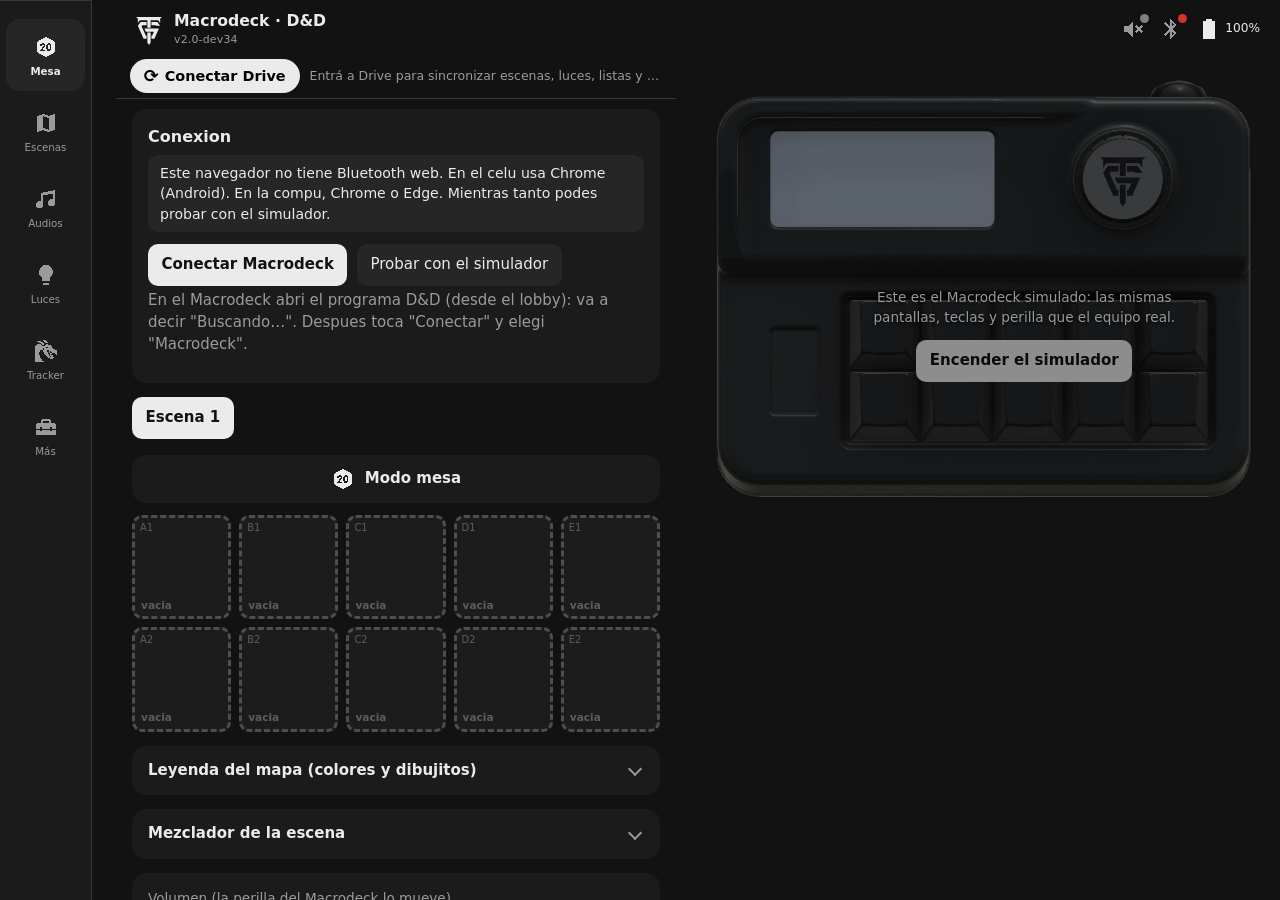
<file: index.html>
<!doctype html>
<html lang="es">
<head>
<meta charset="utf-8">
<meta name="viewport" content="width=device-width,initial-scale=1,viewport-fit=cover">
<meta name="theme-color" content="#121212">
<title>Macrodeck D&amp;D</title>
<link rel="manifest" href="manifest.webmanifest">
<link rel="icon" href="icon-192.png">
<link rel="apple-touch-icon" href="icon-192.png">
<link rel="stylesheet" href="style.css">
</head>
<body>
<div id="app">
  <header class="cab"><h1>Macrodeck · D&amp;D<small id="ver" class="ver"></small></h1><span id="guardadoCab" class="guardado-cab" hidden>⚠ Sin guardar</span><button type="button" id="estadoCab" class="estado" aria-expanded="false" aria-controls="estadoTxt" aria-label="Estado del audio, del Macrodeck, de las luces y de la bateria del celu. Abre el panel."></button></header>
  <div id="estadoTxt" class="estado-txt" hidden></div>
  <main id="vista"></main>
  <aside id="maqueta" aria-label="Macrodeck simulado"></aside>
  <div id="miniPlayer" class="mini" hidden></div>
  <nav class="tabs" id="tabs"></nav>
</div>
<div id="audioGate" hidden><div class="tarjeta"><h2>Listo para jugar</h2><p>El navegador necesita un toque tuyo para poder reproducir sonido.</p><button class="primario" id="gateBtn">Activar audio</button></div></div>
<script src="vendor/jszip.min.js"></script>
<script src="js/version.js"></script>
<script src="js/protocolo.js"></script>
<script src="js/iconos_datos.js"></script>
<script src="js/iconos.js"></script>
<script src="js/sostener.js"></script>
<script src="js/almacen.js"></script>
<script src="js/config.js"></script>
<script src="js/luces_dnd.js"></script>
<script src="js/iconos_ui.js"></script>
<script src="js/tema.js"></script>
<script src="js/audio.js"></script>
<script src="js/diag.js"></script>
<script src="js/vivo.js"></script>
<script src="js/nativo_sim.js"></script>
<script src="js/nativo.js"></script>
<script src="js/red.js"></script>
<script src="js/transporte.js"></script>
<script src="js/celu.js"></script>
<script src="js/simulador.js"></script>
<script src="js/maqueta.js"></script>
<script src="js/demo.js"></script>
<script src="js/drive_config.js"></script>
<script src="js/drive.js"></script>
<script src="js/drive_escenas.js"></script>
<script src="js/ui.js"></script>
<script src="js/drive_ui.js"></script>
<script src="js/disco.js"></script>
<script src="js/audios.js"></script>
<script src="js/audios_motor.js"></script>
<script src="js/ambientes.js"></script>
<script src="js/gestos.js"></script>
<script src="js/audios_ui.js"></script>
<script src="js/selector.js"></script>
<script src="js/sync_todo.js"></script>
<script src="js/huevo.js"></script>
<script src="js/panel_luces.js"></script>
<script src="js/tracker_nucleo.js"></script>
<script src="js/tracker_eventos.js"></script>
<script src="js/tracker_fichas.js"></script>
<script src="js/tracker_motor.js"></script>
<script src="js/tracker_audio.js"></script>
<script src="js/tracker_serie.js"></script>
<script src="js/tracker_ui.js"></script>
<script src="js/it_ui.js"></script>
<script src="js/it_enlace.js"></script>
<script src="js/navegacion.js"></script>
<script src="js/app.js"></script>
</body>
</html>
</file>
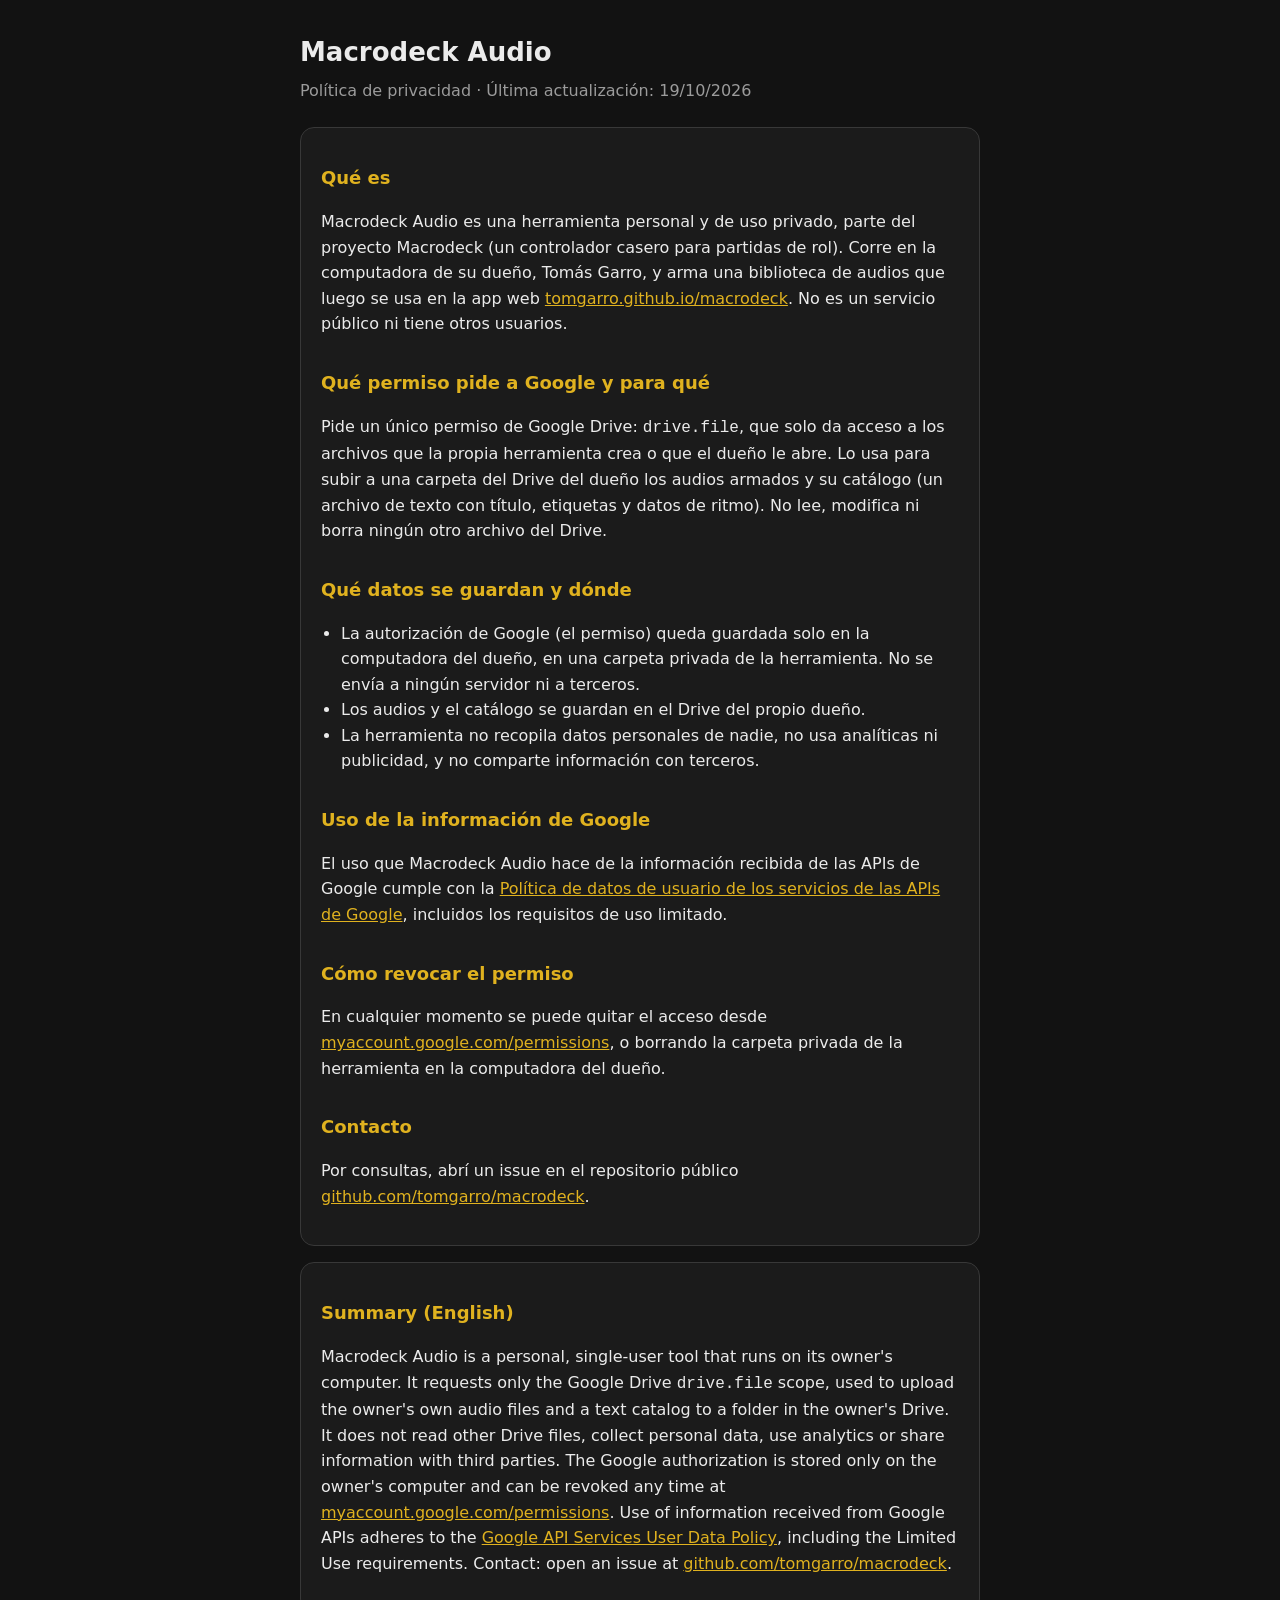
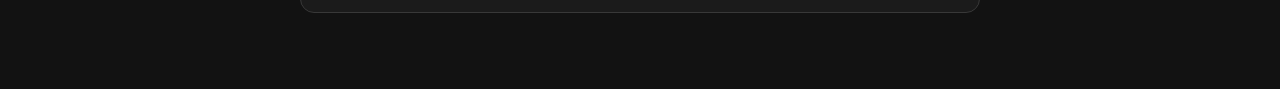
<file: privacidad.html>
<!doctype html>
<html lang="es">
<head>
<meta charset="utf-8">
<meta name="viewport" content="width=device-width, initial-scale=1">
<title>Macrodeck Audio · Política de privacidad</title>
<style>
:root{--bg:#121212;--panel:#1b1b1b;--linea:#383838;--tx:#ebebeb;--tx2:#9b9b9b;--amarillo:#e0b21f}
*{box-sizing:border-box}
body{margin:0;background:var(--bg);color:var(--tx);font:16px/1.6 system-ui,-apple-system,"Segoe UI",Roboto,sans-serif}
main{max-width:720px;margin:0 auto;padding:32px 20px 64px}
h1{font-size:26px;margin:0 0 4px}
h2{font-size:18px;margin:32px 0 8px;color:var(--amarillo)}
p,li{color:var(--tx)}
.sub{color:var(--tx2);margin:0 0 24px}
section{background:var(--panel);border:1px solid var(--linea);border-radius:14px;padding:4px 20px 20px;margin:16px 0}
a{color:var(--amarillo)}
ul{padding-left:20px}
</style>
</head>
<body>
<main>
<h1>Macrodeck Audio</h1>
<p class="sub">Política de privacidad · Última actualización: 19/10/2026</p>

<section>
<h2>Qué es</h2>
<p>Macrodeck Audio es una herramienta personal y de uso privado, parte del proyecto Macrodeck (un controlador casero para partidas de rol). Corre en la computadora de su dueño, Tomás Garro, y arma una biblioteca de audios que luego se usa en la app web <a href="https://tomgarro.github.io/macrodeck/">tomgarro.github.io/macrodeck</a>. No es un servicio público ni tiene otros usuarios.</p>

<h2>Qué permiso pide a Google y para qué</h2>
<p>Pide un único permiso de Google Drive: <code>drive.file</code>, que solo da acceso a los archivos que la propia herramienta crea o que el dueño le abre. Lo usa para subir a una carpeta del Drive del dueño los audios armados y su catálogo (un archivo de texto con título, etiquetas y datos de ritmo). No lee, modifica ni borra ningún otro archivo del Drive.</p>

<h2>Qué datos se guardan y dónde</h2>
<ul>
<li>La autorización de Google (el permiso) queda guardada solo en la computadora del dueño, en una carpeta privada de la herramienta. No se envía a ningún servidor ni a terceros.</li>
<li>Los audios y el catálogo se guardan en el Drive del propio dueño.</li>
<li>La herramienta no recopila datos personales de nadie, no usa analíticas ni publicidad, y no comparte información con terceros.</li>
</ul>

<h2>Uso de la información de Google</h2>
<p>El uso que Macrodeck Audio hace de la información recibida de las APIs de Google cumple con la <a href="https://developers.google.com/terms/api-services-user-data-policy">Política de datos de usuario de los servicios de las APIs de Google</a>, incluidos los requisitos de uso limitado.</p>

<h2>Cómo revocar el permiso</h2>
<p>En cualquier momento se puede quitar el acceso desde <a href="https://myaccount.google.com/permissions">myaccount.google.com/permissions</a>, o borrando la carpeta privada de la herramienta en la computadora del dueño.</p>

<h2>Contacto</h2>
<p>Por consultas, abrí un issue en el repositorio público <a href="https://github.com/tomgarro/macrodeck">github.com/tomgarro/macrodeck</a>.</p>
</section>

<section lang="en">
<h2>Summary (English)</h2>
<p>Macrodeck Audio is a personal, single-user tool that runs on its owner's computer. It requests only the Google Drive <code>drive.file</code> scope, used to upload the owner's own audio files and a text catalog to a folder in the owner's Drive. It does not read other Drive files, collect personal data, use analytics or share information with third parties. The Google authorization is stored only on the owner's computer and can be revoked any time at <a href="https://myaccount.google.com/permissions">myaccount.google.com/permissions</a>. Use of information received from Google APIs adheres to the <a href="https://developers.google.com/terms/api-services-user-data-policy">Google API Services User Data Policy</a>, including the Limited Use requirements. Contact: open an issue at <a href="https://github.com/tomgarro/macrodeck">github.com/tomgarro/macrodeck</a>.</p>
</section>
</main>
</body>
</html>
</file>
<file: style.css>
:root{--bg:#121212;--panel:#1b1b1b;--panel2:#262626;--linea:#383838;--tx:#ebebeb;--tx2:#9b9b9b;--acento:#ebebeb;--sobre-acento:#121212;--amarillo:#e0b21f;--rojo:#d4342c;--blanco:#e6e6e6;--gris:#808080;--ok:#6fbf7b;--peligro-tx:#ff9a92;--led-bg:#3a3123;--led-bg2:#5a4a24;--led-glow:#e0b21f66;--marcado:#ffffff14;--hover:#303030;--peligro-bg:#3a201e;--r:14px}
/* Temas (v1.3-dev12). Se elige en Herramientas > Apariencia y se guarda en ese celu. El tema por defecto es el de :root (grafito). */
:root[data-tema="grafito-amarillo"]{--acento:#e0b21f;--sobre-acento:#1b1407}
:root[data-tema="papel"]{--bg:#e4e4e2;--panel:#f3f3f1;--panel2:#e9e9e7;--linea:#c6c6c3;--tx:#1a1a1a;--tx2:#666;--acento:#1a1a1a;--sobre-acento:#f3f3f1;--amarillo:#b88a00;--rojo:#c0281f;--blanco:#2a2a2a;--gris:#8a8a8a;--ok:#2e7d3c;--peligro-tx:#b3261e;--led-bg:#f0dd9a;--led-bg2:#e8c85a;--led-glow:#b88a0088;--marcado:#00000012;--hover:#dcdcd9;--peligro-bg:#f3d3cf}
*{box-sizing:border-box}
html,body{margin:0;height:100%}
body{background:var(--bg);color:var(--tx);font:15px/1.45 system-ui,-apple-system,"Segoe UI",Roboto,sans-serif;-webkit-tap-highlight-color:transparent}
h1,h2,h3{margin:0 0 .4em;font-weight:600;letter-spacing:0}
h2{font-size:1.2rem}h3{font-size:1rem;color:var(--tx)}
p{margin:.3em 0 .8em}
small,.suave{color:var(--tx2)}
button,select,input,textarea{font:inherit;color:inherit}
button{background:var(--panel2);border:0;border-radius:10px;padding:.55em .9em;cursor:pointer;min-height:42px}
@media (hover:hover){button:hover{background:var(--hover)}}
button:focus-visible,a:focus-visible,summary:focus-visible{outline:2px solid var(--acento);outline-offset:2px}
button.primario{background:var(--acento);color:var(--sobre-acento);font-weight:700}
@media (hover:hover){button.primario:hover{background:var(--acento);filter:brightness(1.12)}}
button.peligro{background:var(--peligro-bg);color:var(--peligro-tx)}
@media (hover:hover){button.peligro:hover{filter:brightness(1.15)}}
button.peligro.seguro{background:var(--rojo);color:#fff}
button:disabled{opacity:.45;cursor:default}
input[type=text],input[type=password],input[type=number],select,textarea{background:var(--bg);border:1px solid transparent;border-radius:10px;padding:.5em .7em;width:100%;min-height:42px}
input[type=text]:focus,input[type=password]:focus,input[type=number]:focus,select:focus,textarea:focus{outline:none;border-color:var(--acento)}
input[type=range]{width:100%;accent-color:var(--acento)}
label{display:block;font-size:.85rem;color:var(--tx2);margin:.7em 0 .2em}
#app{display:flex;flex-direction:column;height:100%;max-width:980px;margin:0 auto}
header.cab{display:flex;align-items:center;gap:.5rem;padding:.6rem 16px .4rem}
header.cab h1 small.ver{display:block;font-size:.68rem;font-weight:400;color:var(--tx2);letter-spacing:.02em}
header.cab h1{font-size:.98rem;margin:0;flex:1;min-width:0;white-space:nowrap;overflow:hidden;text-overflow:ellipsis}
/* estado en la cabecera: iconos con un puntito de color (v1.3-dev13) */
.estado{display:flex;align-items:center;gap:14px;background:none;padding:6px 4px 6px 8px;min-height:0;border-radius:10px}
.ind{position:relative;display:inline-flex;align-items:center;gap:4px;color:var(--tx2)}
.ind svg.ic{width:24px;height:24px;fill:currentColor;display:block}
.ind .pt{position:absolute;top:-3px;right:-4px;width:9px;height:9px;border-radius:50%;background:var(--gris);box-shadow:0 0 0 2px var(--bg)}
.ind.ok .pt{background:var(--ok)}.ind.warn .pt{background:var(--amarillo)}.ind.mal .pt{background:var(--rojo)}
.ind.ok,.ind.warn{color:var(--tx)}
.ind.bat{color:var(--tx);font-size:.76rem;font-variant-numeric:tabular-nums}.ind.bat.bajo{color:var(--peligro-tx)}
.estado-txt{padding:0 16px 8px;font-size:.78rem;color:var(--tx2)}
main{flex:1;overflow-y:auto;padding:10px 16px 24px}
nav.tabs{display:flex;background:var(--panel);padding-bottom:env(safe-area-inset-bottom,0)}
nav.tabs button{min-width:0;flex:1;display:flex;flex-direction:column;align-items:center;justify-content:center;gap:2px;border-radius:0;background:none;min-height:56px;padding:6px 2px;color:var(--tx2);font-size:.7rem}
nav.tabs .tab-ic{position:relative;display:flex;align-items:center;justify-content:center;width:52px;height:28px;border-radius:14px;transition:background .15s}
nav.tabs svg.ic{width:24px;height:24px;fill:currentColor}
nav.tabs button.on{color:var(--tx);font-weight:600}
nav.tabs button.on .tab-ic{background:var(--panel2)}
nav.tabs .bd{position:absolute;top:-2px;right:6px;min-width:16px;height:16px;padding:0 4px;border-radius:8px;background:var(--acento);color:var(--sobre-acento);font-size:.62rem;line-height:16px;text-align:center}
.tarjeta{background:var(--panel);border:0;border-radius:var(--r);padding:16px;margin:0 0 14px}
.fila{display:flex;gap:.6rem;flex-wrap:wrap;align-items:center}
.fila>*{min-width:0}
.fila .crece{flex:1}
.cols{display:grid;grid-template-columns:repeat(auto-fit,minmax(260px,1fr));gap:14px}
/* rejilla de 10 teclas */
.rejilla{display:grid;grid-template-columns:repeat(5,1fr);gap:8px}
.t{position:relative;aspect-ratio:1/1.05;border-radius:10px;background:var(--panel2);border:3px solid var(--mc,var(--gris));display:flex;flex-direction:column;align-items:flex-start;justify-content:flex-end;padding:5px 6px;text-align:left;overflow:hidden;min-height:0;user-select:none;touch-action:manipulation}
.t .id{position:absolute;top:3px;left:5px;font-size:.62rem;color:var(--tx2)}
.t canvas{position:absolute;top:4px;right:4px;width:34%;height:auto;image-rendering:pixelated;opacity:.9}
.t .nom{font-size:.66rem;line-height:1.1;overflow-wrap:break-word;font-weight:600}
.t .nom.larga{font-size:.58rem}
.t canvas.gl,.t canvas.dk{position:absolute;top:21px;right:auto;height:auto;opacity:1}
.t canvas.gl{left:6px}.t canvas.dk{left:30px}
.t.mamarillo{--mc:var(--amarillo)}.t.mrojo{--mc:var(--rojo)}.t.mblanco{--mc:var(--blanco)}.t.mgris{--mc:var(--gris);border-style:dotted}
.t.duck::after{content:'';position:absolute;inset:2px;border:2px solid var(--mc);border-radius:7px;pointer-events:none}
.leyenda summary{cursor:pointer;font-weight:600}
.leyenda .ley{display:flex;gap:10px;align-items:center;margin:8px 0;font-size:.85rem}
.duck-badge{font-size:.8rem;font-weight:700;color:var(--sobre-acento);background:var(--acento);border-radius:6px;padding:2px 8px}
.chk{display:flex;align-items:center;gap:8px;margin-top:14px}.chk input{width:auto}
.t.vacia{opacity:.55;border-style:dashed}
.t.sel{outline:3px solid var(--tx);outline-offset:2px}
.t[data-led="1"]{background:var(--led-bg);box-shadow:inset 0 0 14px var(--led-glow)}
.t[data-led="2"]{animation:resp 2s ease-in-out infinite}
.t[data-led="3"]{background:var(--led-bg2);box-shadow:inset 0 0 18px var(--led-glow)}
.t[data-led="4"]{animation:dob .5s steps(1) infinite}
.t[data-led="5"]{background:var(--led-bg);box-shadow:none;opacity:.7}
@keyframes resp{0%,100%{background:var(--panel2);box-shadow:none}50%{background:var(--led-bg);box-shadow:inset 0 0 14px var(--led-glow)}}
@keyframes dob{0%{background:var(--led-bg2)}25%{background:var(--panel2)}50%{background:var(--led-bg2)}75%,100%{background:var(--panel2)}}
.escenas{display:flex;gap:6px;overflow-x:auto;padding-bottom:6px;margin-bottom:10px}
.escenas button{white-space:nowrap}
.escenas button.on{background:var(--acento);color:var(--sobre-acento);border-color:var(--acento);font-weight:700}
.sonando{min-height:1.4em;color:var(--acento);font-size:.9rem}
.avisos li{color:#ffb86b;font-size:.85rem}
.icos{display:grid;grid-template-columns:repeat(auto-fill,minmax(46px,1fr));gap:6px;max-height:210px;overflow:auto;padding:4px}
.icos button{padding:2px;min-height:0;aspect-ratio:1;background:var(--bg)}
.icos canvas{width:100%;height:100%;image-rendering:pixelated}
.lista-s{display:flex;flex-direction:column;gap:8px}
.s{display:flex;gap:8px;align-items:center;background:var(--panel2);border:0;border-radius:10px;padding:8px}
.etq{flex:none;font-size:.64rem;font-weight:700;letter-spacing:.04em;padding:3px 7px;border-radius:6px;background:var(--bg);color:var(--tx2)}
.etq.loop{background:var(--amarillo);color:#1b1407}
.s input[type=text]{min-height:36px}
.s .peq{width:90px}
dialog{background:var(--panel);color:var(--tx);border:0;border-radius:var(--r);max-width:min(560px,92vw);box-shadow:0 12px 44px #000a}
dialog::backdrop{background:#000a}
pre.cod{background:#0b0b0b;color:#cfe8cf;padding:10px;border-radius:8px;max-height:200px;overflow:auto;font-size:.72rem}
.prev{image-rendering:pixelated;background:#fff;border:1px solid var(--linea);border-radius:6px}
#audioGate{position:fixed;inset:0;background:#000c;display:flex;align-items:center;justify-content:center;z-index:50;padding:20px}
#audioGate .tarjeta{max-width:380px;text-align:center}
.aviso{padding:8px 12px;background:var(--panel2);border-radius:10px;font-size:.88rem}
kbd{background:var(--panel2);border-radius:4px;padding:0 .35em;font-size:.8rem}
/* simulador */
.sim{display:flex;flex-direction:column;gap:10px;align-items:center}
.sim-pantallas{display:flex;gap:12px;flex-wrap:wrap;justify-content:center;align-items:flex-start}
.sim-oled{width:128px;height:256px;image-rendering:pixelated;border:6px solid #000;border-radius:8px;background:#05080a}
.sim-epaper{width:min(100%,592px);max-width:592px;aspect-ratio:296/128;image-rendering:pixelated;border:6px solid #2c2c2c;border-radius:6px;background:#f1efe6}
.sim-teclas{display:grid;grid-template-columns:repeat(5,1fr);gap:8px;width:min(100%,420px)}
.sim-tecla{position:relative;aspect-ratio:1;border-radius:10px;background:#2b2b2b;border:2px solid #555;padding:0;display:flex;align-items:flex-end;justify-content:center;touch-action:none;user-select:none}
.sim-tecla.abajo{transform:translateY(2px);background:#1f1f1f}
.sim-n{font-size:.7rem;color:#aaa;position:absolute;top:3px;left:5px}
.sim-led{width:10px;height:10px;border-radius:50%;background:#2a1d07;margin-bottom:8px;box-shadow:0 0 0 1px #000}
.sim-tecla[data-led="1"] .sim-led{background:#ffb347;box-shadow:0 0 12px 3px #ffb347aa}
.sim-tecla[data-led="2"] .sim-led{animation:ledr 2s ease-in-out infinite}
.sim-tecla[data-led="3"] .sim-led{background:#fff2c0;box-shadow:0 0 16px 5px #ffd24acc}
.sim-tecla[data-led="4"] .sim-led{animation:ledd .5s steps(1) infinite}
.sim-tecla[data-led="5"] .sim-led{background:#8a5a1c;box-shadow:0 0 6px 1px #8a5a1c88}
@keyframes ledr{0%,100%{background:#2a1d07;box-shadow:none}50%{background:#ffb347;box-shadow:0 0 12px 3px #ffb347aa}}
@keyframes ledd{0%{background:#fff2c0}25%{background:#2a1d07}50%{background:#fff2c0}75%,100%{background:#2a1d07}}
.sim-pie{display:flex;gap:12px;flex-wrap:wrap;align-items:center;justify-content:center;width:100%}
.sim-pie label{margin:0;display:flex;gap:8px;align-items:center}
.sim-ayuda{font-size:.8rem;color:var(--tx2);margin:0}
[hidden]{display:none!important}

.icos button.on{outline:2px solid var(--acento);outline-offset:-2px}
.mini{background:var(--panel2);padding:8px 16px;display:flex;flex-direction:column;gap:6px}
.mini[hidden]{display:none}
.mini-fila{display:flex;gap:10px;align-items:center}
.mini-nombre{flex:1;min-width:0;white-space:nowrap;overflow:hidden;text-overflow:ellipsis}
.mini button{min-width:46px}
/* v1.3-dev9: ventana para elegir sonidos (selector.js) */
dialog.selector{width:min(560px,94vw);max-height:90vh;padding:0;overflow:hidden}
dialog.selector[open]{display:flex;flex-direction:column}
.sel-cab{padding:14px 16px 10px}
.sel-cuerpo{overflow:auto;padding:6px 14px;flex:1;min-height:180px;overscroll-behavior:contain}
.sel-pie{padding:10px 14px;background:var(--panel2);display:flex;gap:8px;align-items:center}
.sel-grupo{margin:6px 0}
.sel-gfila{display:flex;gap:6px;align-items:stretch}
.sel-gcab{flex:1;display:flex;text-align:left;font-weight:600;color:var(--tx);background:var(--panel2)}
.sel-todos{padding:.4em .7em;font-size:.82rem}
.sel-fila{display:flex;align-items:center;gap:8px;padding:2px 4px;border-radius:8px}
.sel-fila:nth-child(even){background:var(--marcado)}
.sel-fila[hidden]{display:none}
.sel-fila label{display:flex;flex:1;align-items:center;gap:10px;margin:0;padding:8px 4px;color:var(--tx);font-size:.95rem;cursor:pointer}
.sel-fila.marcado,.sel-fila:nth-child(even).marcado{background:var(--hover)}
.sel-fila input[type=checkbox],.sel-fila input[type=radio]{width:22px;height:22px;min-height:0;flex:none;accent-color:var(--acento)}
.sel-fila button{min-height:38px;padding:.3em .8em}
.sel-pie .crece,.sel-fila .crece{flex:1;min-width:0}
.sel-como{padding:8px 14px;background:var(--panel2);display:flex;flex-wrap:wrap;gap:4px 14px;align-items:center;font-size:.9rem}
.sel-como label{display:flex;align-items:center;gap:6px;margin:0;color:var(--tx);cursor:pointer}
.sel-como input[type=radio]{width:20px;height:20px;min-height:0;accent-color:var(--acento)}

/* v1.3-dev11: selector de iconos con categorias y sugerencias */
.chips{display:flex;gap:6px;overflow-x:auto;padding:4px 0 8px;scrollbar-width:thin}
.chip{flex:none;padding:4px 11px;min-height:0;font-size:12px;border-radius:14px;white-space:nowrap}
.chip.on{background:var(--acento);color:var(--sobre-acento);border-color:var(--acento);font-weight:700}
.icos.sug{padding-bottom:8px}

/* v1.3-dev12: logo TG en la cabecera y tarjeta de apariencia */
header.cab .logo{width:34px;height:34px;flex:none;fill:var(--tx)}
#audioGate .logo{width:72px;height:72px;fill:var(--tx);display:block;margin:0 auto 8px}
.temas{display:flex;gap:10px;flex-wrap:wrap}
.tema-op{display:flex;flex-direction:column;align-items:center;gap:6px;padding:8px 10px;min-width:96px;font-size:.8rem}
.tema-op.on{box-shadow:0 0 0 2px var(--acento) inset}
.tema-op .mu{width:64px;height:40px;border-radius:6px;border:1px solid #888;display:flex;align-items:flex-end;gap:3px;padding:4px}
.tema-op .mu i{flex:1;height:60%;border-radius:2px;display:block}

/* separacion entre la rejilla de teclas y lo que viene abajo (Leyenda del mapa) */
.rejilla + *{margin-top:14px}

/* v1.3-dev13: tarjetas planas (sin bordes: se separan por tono y espacio), acordeon de Herramientas y leyenda plegable */
.leyenda{padding:0}
.leyenda summary{list-style:none;display:flex;align-items:center;gap:10px;cursor:pointer;font-weight:600;padding:14px 16px}
.leyenda summary::-webkit-details-marker{display:none}
.leyenda summary::after{content:'';width:8px;height:8px;border-right:2px solid var(--tx2);border-bottom:2px solid var(--tx2);transform:rotate(45deg);margin:-3px 4px 0 auto;transition:transform .15s}
.leyenda[open] summary::after{transform:rotate(225deg);margin-top:3px}
.leyenda>.ley{margin:0;padding:6px 16px}
.leyenda>.ley:last-child{padding-bottom:16px}
.acordeon{display:flex;flex-direction:column;gap:8px}
.acor{background:var(--panel);border-radius:var(--r);overflow:hidden}
.acor-cab{display:flex;align-items:center;gap:12px;width:100%;min-height:54px;padding:10px 16px;background:none;border-radius:0;text-align:left;font-weight:600}
@media (hover:hover){.acor-cab:hover{background:var(--panel2)}}
.acor-ic{width:22px;height:22px;flex:none;fill:var(--tx2)}
.acor-tit{flex:0 1 auto;min-width:0;white-space:nowrap;overflow:hidden;text-overflow:ellipsis}
.acor-res{flex:1;min-width:0;text-align:right;font-weight:400;font-size:.82rem;color:var(--tx2);white-space:nowrap;overflow:hidden;text-overflow:ellipsis}
.acor-flecha{width:22px;height:22px;flex:none;fill:var(--tx2);transition:transform .15s;margin-left:auto}
.acor-res + .acor-flecha{margin-left:0}
.acor.abierto .acor-flecha{transform:rotate(180deg)}
.acor-cuerpo{padding:2px 16px 16px}
/* 1.3-dev16: luces de D&D */
.ic-luz{width:20px;height:20px;fill:var(--amarillo);flex:none}
.look-muestra{flex:none;width:26px;height:26px;border-radius:50%;background:var(--lc,var(--panel2));box-shadow:inset 0 0 0 1px #00000055,0 0 10px -2px var(--lc,transparent)}
.look-muestra.ef-nada{background:transparent;box-shadow:inset 0 0 0 1px var(--linea)}
.look-muestra.ef-apagado{background:#000;box-shadow:inset 0 0 0 1px var(--linea)}
.look-muestra.ef-fuego,.look-muestra.ef-vela{animation:md-fuego 1.1s infinite alternate}
.look-muestra.ef-respirar,.look-muestra.ef-magia{animation:md-resp 2.4s infinite ease-in-out}
.look-muestra.ef-latido{animation:md-latido 1.1s infinite}
.look-muestra.ef-parpadeo{animation:md-parp 1s infinite steps(1)}
.look-muestra.ef-relampago,.look-muestra.ef-tormenta{animation:md-rayo 3s infinite}
@keyframes md-fuego{0%{opacity:1}35%{opacity:.7}60%{opacity:.95}100%{opacity:.6}}
@keyframes md-resp{0%,100%{opacity:.35}50%{opacity:1}}
@keyframes md-latido{0%{opacity:1}15%{opacity:.4}28%{opacity:.9}45%,100%{opacity:.3}}
@keyframes md-parp{0%{opacity:1}50%{opacity:.1}}
@keyframes md-rayo{0%,100%{opacity:.35}3%{opacity:1;filter:brightness(2)}6%{opacity:.2}9%{opacity:1;filter:brightness(2)}14%{opacity:.4}}
@media (prefers-reduced-motion:reduce){.look-muestra{animation:none!important}}
.luz-fila+.luz-fila{border-top:1px solid var(--linea);margin-top:10px;padding-top:4px}
.luz-fila .seg{display:flex;align-items:center;gap:4px}.luz-fila .seg input{width:72px}
.look-fila{display:flex;align-items:center;gap:10px;padding:8px 0;border-bottom:1px solid var(--linea)}
.look-fila.sel{border-bottom:0}
.look-fila small{display:block}
.look-fila button{min-width:44px}
input[type=color]{width:100%;min-height:42px;border:0;border-radius:10px;background:var(--bg);padding:4px;cursor:pointer}
/* v1.3-dev18: barra Guardar de los editores (pegada abajo mientras se edita) y aviso de "sin guardar" en la cabecera */
.barra-guardar{position:sticky;bottom:0;z-index:5;display:flex;flex-wrap:wrap;gap:.6rem;align-items:center;margin-top:14px;padding:10px 0;background:var(--panel);border-top:1px solid var(--linea)}
.barra-guardar .js-guardado{font-size:.84rem}
.barra-guardar .js-guardado.mal{color:var(--peligro-tx);font-weight:700}
.barra-guardar .nota-guardar{flex-basis:100%;font-size:.8rem}
.guardado-cab{font-size:.74rem;font-weight:700;color:var(--peligro-tx);background:var(--peligro-bg);border-radius:8px;padding:3px 8px;margin-right:8px;white-space:nowrap}

/* ===== 1.3-dev22: version de ESCRITORIO (pantalla ancha): editor a la izquierda y Macrodeck simulado a la derecha, sobre la foto del equipo ===== */
#maqueta{display:none}
@media (min-width:1100px){
  /* v1.3-dev35: escritorio en columnas: riel de pestanas a la izquierda | pantalla | Macrodeck (foto) a la derecha */
  #app{max-width:1640px;display:grid;grid-template-columns:92px minmax(0,1fr) minmax(500px,580px);grid-template-rows:auto auto auto minmax(0,1fr) auto;
    grid-template-areas:"tabs cab cab" "tabs est est" "tabs sync maq" "tabs vista maq" "tabs mini maq";column-gap:24px}
  header.cab{grid-area:cab} #estadoTxt{grid-area:est} .barra-sync{grid-area:sync} main{grid-area:vista} #miniPlayer{grid-area:mini} nav.tabs{grid-area:tabs}
  #maqueta{grid-area:maq;display:block;overflow-y:auto;padding:14px 16px 24px 0}
  nav.tabs{flex-direction:column;justify-content:flex-start;align-items:stretch;gap:4px;padding:18px 6px;border-top:0;border-right:1px solid var(--linea);background:var(--panel)}
  nav.tabs button{flex:none;max-width:none;min-height:72px;border-radius:var(--r)}
  nav.tabs button.on{background:var(--panel2)}
  nav.tabs button.on .tab-ic{background:none}
  .esc-2col{display:grid;grid-template-columns:290px minmax(0,1fr);gap:22px;align-items:start}
  .esc-lista{position:sticky;top:0;max-height:calc(100vh - 160px);overflow-y:auto;padding-right:6px}
  .esc-lista .escenas{flex-direction:column;overflow:visible;gap:4px}
  .esc-lista .escenas button{width:100%;text-align:left;background:none;padding:.6em .8em}
  .esc-lista .escenas button.on{background:var(--panel2);color:var(--tx);font-weight:700}
  .esc-lista .esc-acciones{margin-top:10px}
  .esc-ed .tarjeta:first-child{margin-top:0}
}
.maq-foto,.sim.maqueta .cuerpo{position:relative;width:100%;aspect-ratio:1047/816;background:url(macrodeck.webp) center/100% 100% no-repeat}
.maq-foto{filter:saturate(.6) brightness(.6)}
.maq-vacia{position:absolute;left:26%;top:50%;width:63%;display:flex;flex-direction:column;gap:12px;align-items:center;text-align:center;filter:none}
.maq-vacia p{margin:0;font-size:.85rem;color:#fff;text-shadow:0 1px 4px #000}
.sim:not(.maqueta) .cuerpo{display:contents}
.sim:not(.maqueta) .sim-knob,.sim:not(.maqueta) .sim-ver{display:none}
.sim.maqueta{gap:12px}
.sim.maqueta .sim-pantallas{display:contents}
.sim.maqueta .sim-epaper{position:absolute;left:12.4%;top:14.3%;width:39.9%;height:22.1%;max-width:none;aspect-ratio:auto;border:0;border-radius:1.4%;box-shadow:inset 0 0 0 1px #0004}
.sim.maqueta .sim-oled{position:absolute;left:13.6%;top:59.4%;width:6.3%;height:18.9%;border:0;border-radius:3px;background:#05080a;box-shadow:0 0 0 2px #0008}
.sim.maqueta .sim-teclas{position:absolute;left:26.6%;top:52.7%;width:63.4%;height:32.4%;display:grid;grid-template-columns:repeat(5,1fr);grid-template-rows:repeat(2,1fr);gap:1.2% .9%}
.sim.maqueta .sim-tecla{aspect-ratio:auto;width:auto;height:auto;background:transparent;border:0;border-radius:7%;cursor:pointer;transition:box-shadow .15s,transform .05s}
.sim.maqueta .sim-tecla:hover{box-shadow:inset 0 0 0 2px #ffffff22}
.sim.maqueta .sim-tecla.abajo{transform:translateY(2px);background:#0006}
.sim.maqueta .sim-tecla .sim-n,.sim.maqueta .sim-tecla .sim-led{display:none}
/* luz calida de cada tecla (los mismos niveles que el LED real: 1 prendida, 2 respira, 3 a pleno, 4 parpadea) */
.sim.maqueta .sim-tecla[data-led="1"]{box-shadow:0 0 18px 5px #ffa33aaa,inset 0 0 20px 5px #ffb047bb}
.sim.maqueta .sim-tecla[data-led="2"]{animation:maqr 2s ease-in-out infinite}
.sim.maqueta .sim-tecla[data-led="3"]{box-shadow:0 0 28px 10px #ffb347ee,inset 0 0 28px 9px #ffe2a3dd}
.sim.maqueta .sim-tecla[data-led="4"]{animation:maqd .5s steps(1) infinite}
.sim.maqueta .sim-tecla[data-led="5"]{box-shadow:0 0 8px 2px #ffa33a66,inset 0 0 8px 2px #ffb04755}
@keyframes maqr{0%,100%{box-shadow:none}50%{box-shadow:0 0 18px 5px #ffa33aaa,inset 0 0 20px 5px #ffb047bb}}
@keyframes maqd{0%{box-shadow:0 0 28px 10px #ffb347ee,inset 0 0 28px 9px #ffe2a3dd}50%,100%{box-shadow:none}}
.sim.maqueta .sim-home{position:absolute;left:80%;top:3.2%;width:9.8%;height:4.4%;min-height:0;padding:0;font-size:0;background:transparent;border:0;border-radius:40% 40% 10% 10%;cursor:pointer}
.sim.maqueta .sim-home:hover{box-shadow:inset 0 0 0 2px #ffffff44}
.sim.maqueta .sim-home:active{background:#0007}
.sim-knob{position:absolute;left:66.2%;top:14.1%;width:17.6%;height:22.5%;border-radius:50%;cursor:grab;touch-action:none}
.sim-knob:hover{box-shadow:0 0 0 2px #ffffff22}
.sim-knob:active{cursor:grabbing}
.sim-knob-marca{position:absolute;left:50%;top:6%;width:3%;height:16%;margin-left:-1.5%;background:#f1c24a;border-radius:2px;transform-origin:50% 275%;transform:rotate(var(--ang,0deg));box-shadow:0 0 6px #f1c24a99;pointer-events:none}
.sim-ver{position:absolute;right:5%;bottom:3.5%;font-size:.6rem;color:#8a8f94;letter-spacing:.04em}
.sim.maqueta .sim-perilla{display:none}
.sim.maqueta .sim-perilla,.sim.maqueta label:has(.sim-perilla){display:none}
.sim.maqueta .sim-ayuda{font-size:.75rem}

/* ---- Pestana Audios (1.3-dev23) ---- */
.au-cab{display:flex;align-items:center;gap:10px}.au-cab h2{margin:0}.au-cuenta{margin-left:auto;font-size:.8rem}
.au-act{min-height:36px;padding:.2em .7em;font-size:1.1rem}
.au-buscar{width:100%;margin-top:8px;background:var(--panel);border:1px solid var(--linea);border-radius:var(--r);padding:.6em .9em;min-height:44px;color:var(--tx);font:inherit}
.au-buscar:focus{outline:2px solid var(--amarillo);outline-offset:1px}
.au-ayuda{font-size:.78rem;margin:6px 0 0}
.au-facetas{display:flex;flex-direction:column;gap:6px;margin-top:8px}
.au-fila{display:flex;align-items:center;gap:8px;min-width:0}
.au-fila>b{flex:0 0 56px;font-size:.68rem;font-weight:500;color:var(--tx2);text-transform:uppercase;letter-spacing:.06em}
.au-chips{display:flex;gap:6px;overflow-x:auto;padding:2px 0 4px;scrollbar-width:none;min-width:0}.au-chips::-webkit-scrollbar{display:none}
.au-chip{flex:0 0 auto;display:flex;align-items:center;gap:6px;min-height:34px;border:1px solid var(--linea);background:var(--panel);color:var(--tx);border-radius:999px;padding:.25em .8em;font-size:.82rem}
.au-chip i{width:9px;height:9px;border-radius:50%;display:block}.au-chip small{opacity:.6}
.au-chip[aria-pressed=true]{background:var(--acento);color:var(--sobre-acento);border-color:var(--acento)}
.au-limpiar{background:none;color:var(--amarillo);min-height:34px;padding:.2em 0;margin-top:2px}
.au-bajada{margin-top:8px}
.au-bj-fila{display:flex;flex-wrap:wrap;align-items:center;gap:8px;background:var(--panel);border-radius:var(--r);padding:8px 10px}
.au-bj-txt{display:flex;flex-direction:column;min-width:0;flex:1 1 160px;font-size:.85rem}.au-bj-txt span{font-size:.75rem;overflow:hidden;text-overflow:ellipsis;white-space:nowrap}
.au-prog{height:4px;background:var(--linea);border-radius:2px;overflow:hidden;margin-top:6px}.au-prog i{display:block;height:100%;background:var(--amarillo)}
.au-lista{display:flex;flex-direction:column;gap:8px;margin-top:10px;padding-bottom:12px}
.au-vacio{text-align:center;color:var(--tx2);padding:28px 8px}
.au-card{display:grid;grid-template-columns:60px minmax(0,1fr) auto;gap:12px;align-items:center;background:var(--panel);border:1px solid var(--linea);border-radius:var(--r);padding:8px 10px 8px 8px}
.au-card.suena{border-color:var(--amarillo)}.au-card.nobaj .au-car{opacity:.75}
.au-car{display:block;border-radius:8px;overflow:hidden;flex:none}
.au-info{min-width:0}.au-info h3{margin:0;font-size:.92rem;font-weight:600;overflow:hidden;text-overflow:ellipsis;white-space:nowrap}
.au-meta{font-size:.76rem;color:var(--tx2);margin-top:2px;white-space:nowrap;overflow:hidden;text-overflow:ellipsis}
.au-tags{display:flex;gap:5px;margin-top:5px;flex-wrap:wrap}.au-tag{font-size:.66rem;font-family:ui-monospace,Consolas,monospace;color:var(--tx2);border:1px solid var(--linea);border-radius:5px;padding:1px 5px}
.au-acc{display:flex;flex-direction:column;gap:4px;align-items:center}
.au-acc button{width:42px;height:42px;min-height:0;padding:0;border-radius:50%;display:grid;place-items:center;font-size:.72rem}
.au-acc .au-play{background:var(--acento);color:var(--sobre-acento)}
.au-dur{font-size:.66rem;font-family:ui-monospace,Consolas,monospace;color:var(--tx2)}
.au-barra{background:var(--panel2);border-top:1px solid var(--linea);padding:8px 14px 6px;display:flex;flex-direction:column;gap:6px}
.au-barra[hidden]{display:none!important}
.au-l1{display:flex;align-items:center;gap:10px}.au-t{min-width:0;flex:1}.au-t b{display:block;font-size:.88rem;white-space:nowrap;overflow:hidden;text-overflow:ellipsis}
.au-sub{display:block;font-size:.74rem;color:var(--tx2);white-space:nowrap;overflow:hidden;text-overflow:ellipsis}
.au-ctl{display:flex;gap:6px}.au-ctl button,.au-l2 button{min-height:38px;min-width:38px;padding:0 10px;background:var(--panel);border:1px solid var(--linea);border-radius:10px;display:inline-grid;place-items:center}
.au-seek{margin:0}.au-l2{display:flex;align-items:center;gap:8px;font-size:.74rem;color:var(--tx2)}.au-esp{flex:1}.au-tm{font-family:ui-monospace,Consolas,monospace}
.au-e{font-family:ui-monospace,Consolas,monospace;color:var(--tx);min-width:26px;text-align:center}

/* ---- Audios: listas, cola, reproductor completo, modo mesa (1.3-dev24 a dev26) ---- */
nav.tabs .tab-ic{width:44px}nav.tabs .tab-n{max-width:100%;overflow:hidden;text-overflow:ellipsis;white-space:nowrap;font-size:.64rem}
.au-ic{display:inline-flex;align-items:center;justify-content:center;line-height:0}
.au-act{display:inline-grid;place-items:center}
.au-sub-nav{display:flex;gap:6px;margin:10px 0 2px;overflow-x:auto;scrollbar-width:none}.au-sub-nav::-webkit-scrollbar{display:none}
.au-sub-nav button{flex:1 0 auto;min-height:38px;border-radius:999px;background:var(--panel);border:1px solid var(--linea);color:var(--tx);font-size:.82rem;padding:.2em .9em}
.au-sub-nav button.on{background:var(--acento);color:var(--sobre-acento);border-color:var(--acento);font-weight:600}
.au-herr{display:flex;gap:8px;flex-wrap:wrap;margin-top:8px}.au-herr:empty{display:none}
.au-pill-b{min-height:36px;border-radius:999px;background:var(--panel2);border:1px solid var(--linea);color:var(--tx);padding:.2em 1em;font-size:.8rem}
.au-car img{display:block;width:100%;height:100%;object-fit:cover}.au-car{background:var(--panel2)}
.au-mos{display:grid;grid-template-columns:1fr 1fr;border-radius:12px;overflow:hidden;background:var(--panel2);flex:none}.au-mos.vacio{border:2px dashed var(--linea)}
.au-mos .au-car{border-radius:0;width:100%!important;height:100%!important}.au-mos .au-car.vacio{background:var(--panel)}
.au-tag.amb{border-color:var(--cian,#4cc9c0);color:var(--cian,#4cc9c0)}.au-tag.rec{border-color:var(--amarillo);color:var(--amarillo)}
.au-card.sel{border-color:var(--amarillo)}
.au-check{width:26px;height:26px;border-radius:50%;border:2px solid var(--linea);display:grid;place-items:center}.au-check.on{background:var(--amarillo);border-color:var(--amarillo);color:#1b1407}
.au-acc{min-width:64px}.au-mini{display:flex;gap:0}.au-acc .au-mini button{width:32px;height:32px;background:none;border:0;border-radius:50%;color:var(--tx2)}.au-acc .au-mini button.fav{color:var(--amarillo)}
#auSelBarra{position:sticky;top:0;z-index:6}#auSelBarra:empty{display:none}
.au-selbarra{margin:10px -2px 0;background:var(--panel2);border:1px solid var(--linea);border-radius:var(--r);padding:10px;display:flex;flex-direction:column;gap:8px;box-shadow:0 6px 18px #0008}
.au-fila2{display:flex;align-items:center;gap:8px;min-width:0}.au-fila2 .crece{min-width:0}
.au-fila3{display:flex;gap:6px}.au-fila3 button{flex:1;min-height:44px}
.au-gran-b{min-height:48px;border-radius:24px;font-weight:700;width:100%}
.au-link{background:none;color:var(--amarillo);min-height:36px;padding:.2em .4em;font-size:.82rem}
.au-sw{display:flex;align-items:center;gap:10px;margin:0;font-size:.88rem}.au-sw.chico{font-size:.8rem}.au-sw input{width:22px;height:22px;flex:none;accent-color:var(--amarillo)}
.au-sec{font-size:.78rem;color:var(--tx2);margin:16px 0 6px;text-transform:uppercase;letter-spacing:.05em}
.au-corta{white-space:nowrap;overflow:hidden;text-overflow:ellipsis;min-width:0}
.au-caja{background:var(--panel);border:1px solid var(--linea);border-radius:var(--r);padding:10px 12px;display:flex;flex-direction:column;gap:10px;margin:10px 0}
.au-fila2.sep{border-top:1px solid var(--linea);padding-top:10px}
.au-opts{display:flex;gap:6px}.au-opts button{min-height:32px;padding:.1em .8em;border-radius:999px;background:var(--panel2);border:1px solid var(--linea);color:var(--tx);font-size:.8rem}.au-opts button.on{background:var(--amarillo);color:#1b1407;border-color:var(--amarillo);font-weight:700}
.au-chico{min-height:34px;min-width:34px;padding:.1em .8em;border-radius:999px;background:var(--panel2);border:1px solid var(--linea);color:var(--tx);font-size:.85rem}
.au-pill{font-size:.7rem;border:1px solid var(--amarillo);color:var(--amarillo);border-radius:10px;padding:2px 8px}
.au-redondo{width:52px;height:52px;min-height:0;padding:0;border-radius:50%;display:grid;place-items:center}
/* mini-reproductor */
.au-abrir{display:flex;align-items:center;gap:10px;flex:1;min-width:0;background:none;border:0;padding:0;text-align:left;color:inherit;min-height:44px}
.au-t{display:flex;flex-direction:column;min-width:0}.au-cv{display:block;width:44px;height:44px;flex:none}
.au-prog.fina{height:3px;margin-top:0}
.au-ctl .au-pp{background:var(--acento);color:var(--sobre-acento);border-radius:50%;width:44px;height:44px;padding:0}
/* ventanitas */
.au-toast{position:fixed;left:50%;bottom:calc(88px + env(safe-area-inset-bottom,0px));transform:translate(-50%,20px);background:var(--panel2);color:var(--tx);border:1px solid var(--linea);border-radius:999px;padding:.6em 1.2em;font-size:.85rem;z-index:90;opacity:0;pointer-events:none;transition:.2s;max-width:90vw;text-align:center;box-shadow:0 6px 20px #000a}.au-toast.on{opacity:1;transform:translate(-50%,0)}
.au-fondo{position:fixed;inset:0;background:#000a;z-index:80;display:flex;align-items:flex-end;justify-content:center}
.au-hoja{width:100%;max-width:520px;background:var(--panel2);border-radius:18px 18px 0 0;padding:12px 14px calc(14px + env(safe-area-inset-bottom,0px));max-height:80vh;overflow:auto;display:flex;flex-direction:column;gap:2px}
.au-hoja-t{font-weight:700;padding:6px 6px 10px;font-size:.95rem;white-space:nowrap;overflow:hidden;text-overflow:ellipsis}
.au-hoja-b{text-align:left;background:none;border:0;border-radius:10px;min-height:48px;padding:.5em 10px;font-size:.95rem;color:var(--tx)}.au-hoja-b:hover{background:var(--hover)}.au-hoja-b.peligro{color:var(--peligro-tx)}.au-hoja-b.cancelar{color:var(--tx2);margin-top:4px;border-top:1px solid var(--linea);border-radius:0}
/* pantallas completas */
.au-ov{position:fixed;inset:0;z-index:60;background:var(--bg);color:var(--tx);overflow-y:auto;padding:env(safe-area-inset-top,0) 0 env(safe-area-inset-bottom,0)}
.au-ov-cab{display:flex;align-items:center;gap:8px;padding:10px 12px}.au-ov-tit{flex:1;text-align:center;font-size:.85rem;font-weight:600;min-width:0;white-space:nowrap;overflow:hidden;text-overflow:ellipsis}.au-ov-tit.izq{text-align:left;font-size:1.05rem}
.au-ov-cuerpo{max-width:520px;margin:0 auto;padding:4px 18px 28px;display:flex;flex-direction:column;gap:14px}
.au-ib{background:none;border:0;color:var(--tx);min-width:44px;min-height:44px;padding:0;display:inline-grid;place-items:center;border-radius:50%;position:relative}.au-ib.on{color:var(--amarillo)}.au-ib.fav{color:var(--amarillo)}
.au-uno{position:absolute;right:8px;bottom:6px;font-size:.6rem;font-weight:700}
.au-gran{display:grid;place-items:center}.au-gran .au-car{width:min(300px,78vw)!important;height:min(300px,78vw)!important;border-radius:16px}
.au-pl-tit{display:flex;align-items:center;gap:10px}.au-pl-tit h2{margin:0;font-size:1.3rem}.au-pl-tit .suave{font-size:.8rem;margin-top:3px}
.au-seek{width:100%;margin:0;accent-color:var(--amarillo)}.au-tt{display:flex;justify-content:space-between;font-family:ui-monospace,Consolas,monospace;font-size:.72rem;color:var(--tx2);margin-top:4px}
.au-ctrls{display:flex;align-items:center;justify-content:space-between}
.au-gordo{width:68px;height:68px;border-radius:50%;background:var(--acento);color:var(--sobre-acento);display:grid;place-items:center;padding:0;min-height:0}
/* modo mesa */
.au-mesa-ahora{display:flex;gap:14px;align-items:center;background:var(--panel);border:1px solid var(--linea);border-radius:16px;padding:12px}.au-mesa-ahora h2{margin:0;font-size:1.05rem}
.au-mesa-fila{display:flex;gap:10px}.au-mesa-fila .au-mesa-b{flex:1}
.au-mesa-grid{display:grid;grid-template-columns:1fr 1fr;gap:10px}
.au-mesa-b{min-height:80px;border-radius:18px;background:var(--panel2);border:1px solid var(--linea);color:var(--tx);display:flex;flex-direction:column;align-items:center;justify-content:center;gap:2px;padding:8px}.au-mesa-b b{font-size:1.1rem}.au-mesa-b small{font-size:.7rem;opacity:.75;font-weight:400}
.au-mesa-b.amarillo{background:var(--amarillo);color:#1b1407;border:0;min-height:88px}.au-mesa-b.rojo{background:#7a2f2f;border:0}.au-mesa-b.azul{background:#2f5a6b;border:0}
.au-vol{width:100%;height:34px;accent-color:var(--amarillo)}
.au-mesa-listas{display:flex;gap:10px;overflow-x:auto;padding-bottom:6px}.au-mesa-l{flex:0 0 100px;background:none;border:0;display:flex;flex-direction:column;gap:6px;align-items:center;color:var(--tx);font-size:.78rem;padding:0}.au-mesa-l .au-mos{width:100px!important;height:100px!important;border:2px solid transparent}.au-mesa-l.on .au-mos{border-color:var(--amarillo)}
/* filas ordenables */
.au-lista-ord{display:flex;flex-direction:column}
.au-fila-l{display:grid;grid-template-columns:28px 44px minmax(0,1fr) auto;gap:10px;align-items:center;padding:6px 4px;border-bottom:1px solid var(--panel2);background:var(--bg)}
.au-fila-l.quieta{grid-template-columns:44px minmax(0,1fr);padding-left:38px}.au-fila-l.suena h3{color:var(--amarillo)}
.au-fila-l{transition:transform .12s}.au-fila-l.moviendo{background:var(--panel2);box-shadow:0 6px 18px #000a;border-radius:10px;position:relative;z-index:2;transition:none}
.au-fila-l .au-info h3{margin:0;font-size:.88rem;white-space:nowrap;overflow:hidden;text-overflow:ellipsis}
.au-grip{display:grid;place-items:center;color:var(--tx2);min-height:44px;cursor:grab;touch-action:none}.au-n{text-align:center;color:var(--tx2);font-size:.8rem}
.au-fila-l .au-ib{min-width:40px}
/* listas */
.au-listas-top{display:grid;grid-template-columns:repeat(3,minmax(0,1fr));gap:8px;margin-top:10px}
.au-atajo{display:flex;flex-direction:column;align-items:center;gap:6px;background:var(--panel);border:1px solid var(--linea);border-radius:var(--r);color:var(--tx);padding:10px 4px;font-size:.78rem;min-height:84px}.au-atajo-i{display:grid;place-items:center;width:40px;height:40px;border-radius:10px;background:var(--panel2);font-size:1.2rem}.au-atajo-i.fav{color:var(--amarillo)}.au-atajo.nueva{border-style:dashed}
.au-grid-listas{display:grid;grid-template-columns:repeat(2,minmax(0,1fr));gap:14px}
.au-lcard{display:flex;flex-direction:column;gap:6px;align-items:flex-start;background:none;border:0;padding:0;color:var(--tx);text-align:left;min-width:0}.au-lcard .au-mos{width:100%!important;height:auto!important;aspect-ratio:1/1}.au-lcard b{font-size:.92rem}.au-lcard small{font-size:.72rem}
.au-det-cab{display:flex;align-items:center;margin-top:6px}.au-det-top{display:flex;gap:14px;align-items:flex-end;margin:6px 0 12px}
@media (min-width:900px){.au-ov-cuerpo{max-width:560px}}

/* 1.3-dev31: reproductor dividido (Musica / Ambientes) */
.au-carriles{display:flex;flex-direction:column;gap:8px;margin:0 0 12px}
.au-carril{display:grid;grid-template-columns:minmax(0,1.3fr) minmax(0,1fr) auto auto;gap:8px;align-items:center;background:var(--panel);border:1px solid var(--linea);border-radius:var(--r);padding:8px 10px}
.au-carril.on{border-color:var(--acento)}
.au-carril.vacio{opacity:.65}
.au-carril-n{background:none;border:0;color:inherit;text-align:left;display:flex;flex-direction:column;padding:0;min-width:0}
.au-carril .au-vol{width:100%}
.au-chip2{display:inline-block;margin-top:2px;max-width:100%;overflow:hidden;text-overflow:ellipsis;white-space:nowrap;font-size:.78rem;padding:1px 8px;border-radius:99px;background:var(--panel);border:1px solid var(--linea);color:inherit}
.au-chip2[hidden]{display:none}
.au-tag.amb{background:var(--acento);color:#000}

/* 1.3-dev31/32: barra "Sincronizar todo" (arriba, en todas las pestanas): fina; el boton se nota por el color y el icono, no por el tamano */
.barra-sync{display:flex;flex-wrap:wrap;align-items:center;gap:6px 10px;padding:5px 14px;background:var(--bg);border-bottom:1px solid var(--linea);min-height:0}
.barra-sync .sync-b{display:flex;align-items:center;gap:6px;font-size:.9rem;padding:6px 14px;min-height:34px;border-radius:999px;background:var(--acento);color:#000;border:0;font-weight:700;flex:none}
.barra-sync .sync-ic{font-size:1.1rem;line-height:1;display:inline-block}
.barra-sync.ocupada .sync-ic{animation:syncgira 1s linear infinite}
.barra-sync .sync-b:disabled{opacity:.75}
.barra-sync [hidden]{display:none}
.barra-sync .sync-b2{background:transparent;color:var(--acento);border:2px solid var(--acento)}
.barra-sync .sync-t{flex:1 1 160px;min-width:0;font-size:.78rem;white-space:nowrap;overflow:hidden;text-overflow:ellipsis}
.barra-sync .sync-t.mal{color:var(--rojo)}
.barra-sync .sync-cancel,.barra-sync .sync-rec{padding:4px 10px;font-size:.8rem;min-height:30px;flex:none}
/* 2.0-dev23: explicacion + barra de progreso de la sincronizacion */
.barra-sync .sync-info{flex:1 1 100%;display:flex;flex-direction:column;gap:3px;padding:2px 0 4px}
.barra-sync .sync-info[hidden]{display:none}
.barra-sync .sync-paso{font-size:.84rem;font-weight:700}
.barra-sync .sync-det{font-size:.76rem;line-height:1.3}
.barra-sync .sync-prog{height:8px;border-radius:99px;background:var(--panel2);overflow:hidden;position:relative}
.barra-sync .sync-prog i{display:block;height:100%;width:0;background:var(--acento);border-radius:99px;transition:width .4s}
.barra-sync .sync-prog.ind i{width:35%;position:absolute;top:0;animation:syncind 1.3s ease-in-out infinite}
@keyframes syncind{0%{left:-35%}100%{left:100%}}
.barra-sync .sync-vivo{font-size:.72rem}
.barra-sync .sync-vivo.mal{color:var(--rojo)}
.huevo-dlg{max-width:340px;text-align:center}
.huevo-dlg .dado{font-size:3.2rem;font-weight:800;line-height:1.1;margin:6px 0}
.huevo-dlg .dado.crit{color:var(--amarillo)}
.huevo-dlg .dado.pifia{color:var(--rojo)}
.huevo-dlg .frase{min-height:4.2em;font-size:.95rem}
@keyframes syncgira{to{transform:rotate(360deg)}}
input[type=search].esc-buscar{background:var(--bg);color:var(--tx);border:1px solid transparent;border-radius:10px;padding:.5em .7em;width:100%;min-height:42px}
input[type=search].esc-buscar:focus{outline:none;border-color:var(--acento)}
dialog.esc-md-dlg{background:var(--panel);color:var(--tx);border:1px solid var(--linea);border-radius:var(--r);padding:16px;max-width:min(92vw,520px);width:100%;max-height:86vh;overflow:auto}
dialog.esc-md-dlg::backdrop{background:rgba(0,0,0,.6)}
.esc-md-fila{display:flex;align-items:center;gap:8px;padding:6px 4px;border-bottom:1px solid var(--linea)}
.esc-md-fila.en{background:var(--panel2)}
.esc-md-cuenta.mal{color:var(--rojo)}
.esc-sel{flex:1}

/* 1.3-dev32: el puntito de estado de la cabecera pasa a ser un TILDE verde cuando esta todo bien */
.ind.ok .pt{width:13px;height:13px;top:-5px;right:-6px;display:flex;align-items:center;justify-content:center;background:var(--ok)}
.ind.ok .pt::after{content:"";width:3px;height:6px;border:solid #06210f;border-width:0 2px 2px 0;transform:translateY(-1px) rotate(45deg)}
.estado-txt .chico{padding:3px 10px;min-height:0;font-size:.78rem;margin-left:6px}

/* ===== 1.3-dev33: UI mas liviana (las teclas de la Mesa NO cambian) ===== */
svg.ic.px{shape-rendering:crispEdges}
nav.tabs{border-top:1px solid var(--linea)}
nav.tabs .tab-ic{width:56px;height:30px;border-radius:15px}
nav.tabs button.on .tab-ic{background:var(--panel2)}
.atras{display:inline-flex;align-items:center;gap:4px;background:none;color:var(--tx2);min-height:40px;padding:.3em .7em .3em .2em;margin:0 0 4px -6px;border-radius:999px}
.atras svg.ic{width:24px;height:24px;fill:currentColor}
.tit-vista{margin:6px 0 12px;font-size:1.3rem}
.lista-mas{display:flex;flex-direction:column;gap:2px}
.fila-mas{display:flex;align-items:center;gap:14px;width:100%;text-align:left;background:none;border-radius:var(--r);padding:12px 8px;min-height:64px}
@media (hover:hover){.fila-mas:hover{background:var(--panel)}}
.fila-mas .fm-ic{flex:none;width:44px;height:44px;border-radius:12px;background:var(--panel);display:flex;align-items:center;justify-content:center}
.fila-mas .fm-ic svg{width:24px;height:24px;fill:currentColor}
.fila-mas .fm-tx{flex:1;min-width:0;display:flex;flex-direction:column}
.fila-mas .fm-tx small{color:var(--tx2);font-size:.8rem}
.fila-mas .fm-ch{width:24px;height:24px;fill:var(--tx2);flex:none}
.fila-mas .fm-bd{position:static}
.vacio{display:flex;flex-direction:column;align-items:center;text-align:center;gap:4px;padding:28px 16px}
.vacio .vacio-ic{width:48px;height:48px;fill:var(--tx2);opacity:.8;margin-bottom:6px}
.vacio b{font-size:1rem}
.vacio p{margin:0 0 10px;max-width:32ch}
@media (prefers-reduced-motion:no-preference){main>*{animation:entra .18s ease-out}}
@keyframes entra{from{opacity:0;transform:translateY(4px)}to{opacity:1;transform:none}}

/* ===== 1.3-dev34: editor de tecla por secciones plegables ===== */
.ed-previa{display:flex;gap:14px;align-items:center;background:var(--panel2);border-radius:var(--r);padding:12px;margin:0 0 12px}
.ed-previa-t{flex:none;width:104px}
.ed-previa .t:disabled{opacity:1;cursor:default}
.ed-previa-tx{display:flex;flex-direction:column;gap:2px;min-width:0}
.ed-previa-tx small{color:var(--tx2);font-size:.78rem;line-height:1.35}
.ed-basico{margin-bottom:10px}
.sec{background:var(--panel2);border-radius:var(--r);margin:0 0 8px;overflow:hidden}
.sec-cab{display:flex;align-items:center;gap:12px;width:100%;text-align:left;background:none;border-radius:0;padding:12px 14px;min-height:60px}
.sec-ic{flex:none;width:36px;height:36px;border-radius:10px;background:var(--panel);display:flex;align-items:center;justify-content:center}
.sec-ic svg{width:24px;height:24px;fill:currentColor}
.sec-tx{flex:1;min-width:0;display:flex;flex-direction:column}
.sec-tx small{color:var(--tx2);font-size:.78rem;white-space:nowrap;overflow:hidden;text-overflow:ellipsis}
.sec-ch{width:24px;height:24px;fill:var(--tx2);flex:none;transition:transform .2s}
.sec.abierta .sec-ch{transform:rotate(180deg)}
.sec-cuerpo{display:none;padding:2px 14px 16px}
.sec.abierta .sec-cuerpo{display:block}
.sec-cuerpo .tarjeta,.sec-cuerpo .ico-box{background:none;padding:0;margin:8px 0 0;border-radius:0}
.sec-cuerpo>label:first-child{margin-top:4px}

/* ===== 1.3-dev35: modo mesa (Frodo) ===== */
.btn-modo-mesa{display:flex;align-items:center;gap:10px;width:100%;justify-content:center;margin:0 0 12px;background:var(--panel);border-radius:var(--r);min-height:48px;font-weight:600}
.btn-modo-mesa svg{width:24px;height:24px;fill:currentColor}
.au-mesa-escena{display:flex;align-items:center;gap:10px}
.au-mesa-nav{width:60px;height:60px;border-radius:18px;background:var(--panel);display:flex;align-items:center;justify-content:center;padding:0;flex:none}
.au-mesa-nav svg{width:24px;height:24px;fill:currentColor}
.au-mesa-esc-n{flex:1;min-height:60px;border-radius:18px;background:var(--panel);display:flex;flex-direction:column;align-items:center;justify-content:center;text-align:center;padding:0 8px}
.au-mesa-esc-n b{font-size:1.1rem}
.au-mesa-carril{background:var(--panel);border-radius:20px;padding:14px 16px 10px}
.au-mesa-carril-cab{display:flex;align-items:center;gap:12px}
.au-mesa-ic{width:44px;height:44px;border-radius:12px;background:var(--panel2);display:flex;align-items:center;justify-content:center;color:var(--amarillo);flex:none}
.au-mesa-ic svg{width:24px;height:24px;fill:currentColor}
.au-mesa-pp{width:52px;height:52px;border-radius:50%;background:var(--acento);color:var(--sobre-acento);display:flex;align-items:center;justify-content:center;padding:0;flex:none}
.au-mesa-pp svg{width:24px;height:24px;fill:currentColor}
.au-mesa-vol{display:flex;align-items:center;gap:10px;margin-top:6px}
.au-mesa-vol .au-vol{height:32px}
.au-mesa-pct{width:46px;text-align:right;font-variant-numeric:tabular-nums}
.au-mesa-b{flex-direction:row;justify-content:flex-start;gap:12px;text-align:left;padding:14px}
.au-mesa-b svg{width:24px;height:24px;fill:currentColor;flex:none}
.au-mesa-tx{display:flex;flex-direction:column}
.au-mesa-pct{width:56px;white-space:nowrap}
/* v1.3-dev35: el firmware v4.4-dev32 ya no tiene CEL: se esconden sus controles del simulador (la logica interna no cambia) */
.sim-homeb1,.sim-pie label:has(.sim-dest){display:none}

/* ===== 2.0-dev2: panel plegable de la cabecera, controles de luces, ambilight, aviso de "Atras" ===== */
/* Todo va EN el flujo de la pagina (nada flota encima): asi no se pisa con el reproductor, la barra de Sincronizar ni la maqueta de escritorio. */
#app{position:relative;z-index:1}
.panel-estado{flex:none;margin:0 12px 8px;padding:4px 8px 8px;background:var(--panel);border:1px solid var(--linea);border-radius:var(--r);max-height:min(60vh,560px);overflow-y:auto;font-size:.85rem;color:var(--tx);overscroll-behavior:contain}
.panel-estado[hidden]{display:none}
.pl{border:1px solid var(--linea);border-radius:12px;background:var(--panel2);margin:6px 0;overflow:hidden}
.pl .pl{background:var(--panel)}
.pl-cab{display:flex;align-items:center;gap:8px;width:100%;background:none;border:0;border-radius:0;padding:8px 12px;min-height:44px;text-align:left;font-weight:700;font-size:.92rem;color:var(--tx)}
.pl-tit{flex:1;min-width:0}
.pl-flecha{width:22px;height:22px;fill:currentColor;flex:none;transition:transform .18s}
.pl.abierto>.pl-cab .pl-flecha{transform:rotate(180deg)}
.pl-cuerpo{padding:2px 12px 12px}
.pl-cuerpo[hidden]{display:none}
.pl-badge{font-size:.78rem;font-weight:600;color:var(--tx2);font-variant-numeric:tabular-nums}
.pl-pila{display:flex;flex-direction:column;gap:10px}
.pl-txt{margin:0 0 8px;color:var(--tx2);line-height:1.4}
.pl-fila-con{gap:8px}
.pl-conectar{display:inline-flex;align-items:center;gap:6px}
.pl-conectar svg{width:20px;height:20px;fill:currentColor}
.pl-conectar.grande{font-weight:700;padding:.65em 1.1em}
.tarjeta.pl-arriba{padding:0;background:none;border:0}
.tarjeta.pl-arriba>.pl{margin-top:0}
/* controles de una o dos lamparas */
.pl-ctl{background:var(--panel);border:1px solid var(--linea);border-radius:12px;padding:10px 12px}
.pl .pl .pl-ctl{background:var(--panel2)}
.pl-ctl-cab{display:flex;align-items:center;gap:10px;margin-bottom:2px}
.pl-pt{width:10px;height:10px;border-radius:50%;background:var(--gris);flex:none}
.pl-pt.ok{background:var(--ok)}.pl-pt.warn{background:var(--amarillo)}.pl-pt.mal{background:var(--rojo)}
.pl-muestra{width:22px;height:22px;border-radius:50%;border:1px solid var(--linea);flex:none}
.pl-sw{position:relative;width:54px;height:30px;min-height:0;padding:0;border-radius:999px;background:var(--panel2);border:1px solid var(--linea);flex:none}
.pl-sw i{position:absolute;top:3px;left:3px;width:22px;height:22px;border-radius:50%;background:var(--tx2);transition:transform .15s,background .15s}
.pl-sw.on{background:var(--amarillo);border-color:var(--amarillo)}
.pl-sw.on i{transform:translateX(24px);background:#1b1407}
.pl-et{display:flex;align-items:baseline;gap:6px;margin:.7em 0 .15em;font-size:.8rem;color:var(--tx2)}
.pl-val{margin-left:auto;font-variant-numeric:tabular-nums}
.pl-ext{margin-left:auto;font-size:.72rem}
.pl-ctl.apagada .pl-rango{opacity:.45}
.pl-rango{width:100%;min-height:30px;margin:0}
.pl-hue,.pl-temp{-webkit-appearance:none;appearance:none;height:16px;border-radius:8px;outline:none;border:1px solid var(--linea)}
.pl-hue{background:linear-gradient(to right,#f00,#ff0,#0f0,#0ff,#00f,#f0f,#f00)}
.pl-temp{background:linear-gradient(to right,#ff8a12,#ffbf80,#fff1e0,#d6e4ff,#9ec2ff)}
.pl-hue::-webkit-slider-thumb,.pl-temp::-webkit-slider-thumb{-webkit-appearance:none;width:28px;height:28px;border-radius:50%;background:#fff;border:3px solid #222;box-shadow:0 1px 4px #0009}
.pl-hue::-moz-range-thumb,.pl-temp::-moz-range-thumb{width:24px;height:24px;border-radius:50%;background:#fff;border:3px solid #222}
/* conectar todo: las 3 runas */
.pl-runas{display:flex;flex-wrap:wrap;gap:8px}
.pl-runas[hidden]{display:none}
.pl-runa{flex:1 1 150px;display:grid;grid-template-columns:auto 1fr;gap:2px 10px;align-items:center;background:var(--panel);border:1px solid var(--linea);border-radius:12px;padding:8px 10px}
.pl-runa small{grid-column:1/-1;line-height:1.25}
.pl-runa-ic{position:relative;display:inline-flex}
.pl-runa-ic svg{width:24px;height:24px;fill:currentColor}
.pl-runa-pt{position:absolute;top:-3px;right:-5px;width:10px;height:10px;border-radius:50%;background:var(--gris);box-shadow:0 0 0 2px var(--panel)}
.pl-runa.giro .pl-runa-pt{background:var(--amarillo);animation:plPulso 1s ease-in-out infinite}
.pl-runa.ok{border-color:var(--ok)}.pl-runa.ok .pl-runa-pt{background:var(--ok)}
.pl-runa.warn{border-color:var(--amarillo)}.pl-runa.warn .pl-runa-pt{background:var(--amarillo)}
.pl-runa.mal{border-color:var(--rojo)}.pl-runa.mal .pl-runa-pt{background:var(--rojo)}
@keyframes plPulso{50%{opacity:.25}}
/* pintar con el dedo */
.pl-lienzo-caja{position:relative;border-radius:12px;overflow:hidden;border:1px solid var(--linea)}
.pl-lienzo{display:block;width:100%;height:150px;cursor:crosshair}
.pl-mira{position:absolute;width:22px;height:22px;margin:-11px 0 0 -11px;border-radius:50%;border:3px solid #fff;box-shadow:0 0 0 2px #0009;pointer-events:none}
.panel-estado select,.panel-estado input[type=text]{width:100%}
/* ambilight: los bordes brillan con el color de cada lampara (izquierda D&D 1, derecha D&D 2) */
.ambi{position:fixed;top:0;bottom:0;width:min(24vw,200px);pointer-events:none;z-index:0;opacity:0;transition:opacity .9s ease;--ac:#000;--b:.6;--v:1}
.ambi-l{left:0;background:linear-gradient(to right,var(--ac),transparent)}
.ambi-r{right:0;background:linear-gradient(to left,var(--ac),transparent)}
.ambi.on{opacity:calc(var(--b) * .5)}
.ambi.e-fuego,.ambi.e-vela{animation:ambiFuego calc(1.7s * var(--v)) ease-in-out infinite alternate}
.ambi.e-respirar,.ambi.e-magia{animation:ambiResp calc(3.2s * var(--v)) ease-in-out infinite alternate}
.ambi.e-latido{animation:ambiResp calc(.9s * var(--v)) ease-in-out infinite alternate}
.ambi.e-tormenta,.ambi.e-relampago{animation:ambiRayo 4s linear infinite}
.ambi.e-parpadeo{animation:ambiParp .9s steps(1) infinite}
@keyframes ambiFuego{0%{opacity:calc(var(--b) * .28)}35%{opacity:calc(var(--b) * .62)}60%{opacity:calc(var(--b) * .38)}100%{opacity:calc(var(--b) * .55)}}
@keyframes ambiResp{from{opacity:calc(var(--b) * .16)}to{opacity:calc(var(--b) * .6)}}
@keyframes ambiRayo{0%,84%,100%{opacity:calc(var(--b) * .18)}86%{opacity:.85}88%{opacity:calc(var(--b) * .22)}91%{opacity:.7}}
@keyframes ambiParp{0%{opacity:calc(var(--b) * .6)}50%{opacity:0}}
body.sin-ambi .ambi{display:none}
@media (prefers-reduced-motion:reduce){.ambi.on{animation:none!important}}
/* con una pantalla grande abierta (Modo mesa, reproductor, cola) la app de abajo se esconde y se ve el ambilight */
body.au-ov-abierto #app{visibility:hidden}
.au-ov{background:transparent}
.au-mesa-luces{margin:2px 0}
/* aviso "Toca otra vez para salir" */
.toast-nav{position:fixed;left:50%;bottom:calc(88px + env(safe-area-inset-bottom,0px));transform:translateX(-50%) translateY(10px);background:var(--panel2);color:var(--tx);border:1px solid var(--linea);border-radius:999px;padding:9px 18px;font-size:.88rem;opacity:0;pointer-events:none;transition:opacity .2s,transform .2s;z-index:95;white-space:nowrap}
.toast-nav.on{opacity:1;transform:translateX(-50%)}

/* ---------- Initiative Tracker (2.0-dev4) ---------- */
.tk,#maqueta{--tk-oro:#e0b21f}
.tk .tarjeta h3 small,.tk h3 small,#maqueta .tarjeta h3 small{font-weight:400;font-size:.72rem;color:var(--tx2)}
.tk-cab{display:flex;align-items:center;gap:12px;margin:2px 0 12px}
.tk-cab .crece{flex:1;min-width:0}.tk-cab h2{margin:0}.tk-cab small{color:var(--tx2)}
.tk-dr{flex:none;width:44px;height:44px;border-radius:12px;background:var(--panel);display:flex;align-items:center;justify-content:center;color:var(--tk-oro)}
.tk-dr svg{width:30px;height:30px;fill:currentColor}
.tk-pill{flex:none;font-size:.74rem;padding:5px 11px;border-radius:99px;background:var(--panel2);color:var(--tx2);border:1px solid var(--linea);white-space:nowrap}
.tk-pill.ok{color:var(--tx);border-color:var(--ok)}.tk-pill.warn{color:var(--tx);border-color:var(--amarillo)}.tk-pill.mal{color:var(--peligro-tx);border-color:var(--rojo)}
.tk-fila{margin-top:10px}
.tk-nota{font-size:.78rem;margin:8px 0 0}
.tk-aviso{font-size:.8rem;color:var(--amarillo);margin:6px 0}
.tk-seg,.tk-seg2{display:flex;gap:4px;background:var(--bg);border-radius:12px;padding:3px;margin:6px 0}
.tk-seg button,.tk-seg2 button{flex:1;min-height:38px;padding:6px 8px;background:none;color:var(--tx2);font-size:.82rem;border-radius:9px}
.tk-seg button.on,.tk-seg2 button.on{background:var(--panel2);color:var(--tx);font-weight:600}
.tk-seg button:disabled{opacity:.4}
.tk-estado{font-size:.88rem;color:var(--tx2)}.tk-estado.ok{color:var(--ok)}.tk-estado.warn{color:var(--amarillo)}.tk-estado.mal{color:var(--peligro-tx)}
.tk-hero{display:flex;align-items:center;gap:14px}
.tk-rondaBox{text-align:center;min-width:76px}
.tk-rondaBox small{display:block;font-size:.66rem;letter-spacing:.18em;color:var(--tx2);font-weight:600}
.tk-ronda{font-size:2.9rem;font-weight:800;line-height:1;color:var(--tk-oro);font-variant-numeric:tabular-nums}
.tk-turno{min-width:0}.tk-turno b{display:block;font-size:1.1rem}.tk-turno small{display:block}
.tk-fichaT{flex:none;width:44px;height:74px;fill:#444}
.tk-modo{font-size:.8rem;color:var(--tx2)}
.tk-foto{position:relative;border-radius:10px;overflow:hidden;background:#040404;line-height:0;aspect-ratio:1998/800}
/* 2.0-dev31: el tracker 2.0 sin foto: franja oscura con las fichas y el borde de la caja; teclas del Macrodeck para el simulador */
.tk-foto2{aspect-ratio:1998/340;background:radial-gradient(120% 140% at 50% 0%,#1a1b21 0%,#07070a 70%)}
.tk-cuerpo{fill:#121318;stroke:#2a2c35;stroke-width:3}
.tk-keys{display:grid;grid-template-columns:repeat(5,1fr);gap:8px;max-width:440px;margin:6px auto 0}
.tk-key{display:flex;flex-direction:column;align-items:center;gap:2px;padding:10px 4px;border-radius:12px;background:var(--panel2,#1c1d22);border:1px solid #33353f;touch-action:manipulation;min-height:58px}
.tk-key b{font:700 1rem system-ui,sans-serif}.tk-key small{font-size:.68rem;color:#a7a9b4}
.tk-key.p{border-color:var(--tk-oro,#e0b21f);background:#e0b21f2e}
.tk-key.on{border-color:#d4342c;background:#d4342c26}
.tk-key-c b{color:var(--tk-oro,#e0b21f)}
.tarjeta.inactivo .tk-keys{opacity:.5}
.tk-foto img{position:absolute;top:0;left:0;width:100%;display:block;user-select:none;-webkit-user-drag:none}
.tk-foto svg{position:absolute;inset:0;width:100%;height:100%}
.tk-vacio{position:absolute;inset:0;display:flex;align-items:center;justify-content:center;text-align:center;padding:12px;font:.8rem/1.3 system-ui,sans-serif;color:#cfcfcf;background:#000a}
.tk-joy{position:relative;max-width:360px;margin:6px auto 0;line-height:0}
.tk-joy img{width:100%;display:block;user-select:none;-webkit-user-drag:none}
.tk-jb{position:absolute;top:36%;width:16%;aspect-ratio:1;min-height:0;padding:0;border-radius:50%;border:2px solid transparent;background:none;touch-action:manipulation}
.tk-jb.p{border-color:var(--tk-oro);background:#e0b21f2e}
.tk-jb.b1{left:18.5%}.tk-jb.b2{left:42.2%}.tk-jb.b3{left:65.8%}
.tk-joy+.tk-ayuda{margin-top:8px}
.tk-ayuda{display:flex;justify-content:space-between;gap:6px;font-size:.72rem;color:var(--tx2);line-height:1.3}.tk-ayuda div{flex:1;text-align:center}
.tk-barra{height:5px;background:var(--panel2);border-radius:5px;margin:10px 0 2px;overflow:hidden}.tk-barra i{display:block;height:100%;width:0;background:var(--tk-oro)}
.tarjeta.inactivo .tk-joy,.tarjeta.inactivo .tk-ayuda{opacity:.5}
.tk-stats{display:grid;grid-template-columns:repeat(3,1fr);gap:8px}
.tk-stats div{background:var(--panel2);border-radius:10px;padding:8px 4px;text-align:center}
.tk-stats b{display:block;font-size:1.25rem;font-variant-numeric:tabular-nums}.tk-stats span{font-size:.7rem;color:var(--tx2)}
.tk-grupo{margin:14px 0 4px;font-size:.72rem;letter-spacing:.1em;text-transform:uppercase;color:var(--tx2);font-weight:600}
.tk-ev{border-top:1px solid var(--linea)}.tk-ev:first-of-type{border-top:0}
.tk-ev-cab{display:flex;align-items:center;gap:8px;padding:4px 0}
.tk-ev-n{flex:1;min-width:0;display:flex;flex-direction:column;align-items:flex-start;text-align:left;background:none;padding:6px 4px;min-height:48px}
.tk-ev-n b{font-size:.92rem}.tk-ev-n b code{font-size:.68rem;color:var(--tx2);font-weight:400;background:var(--panel2);border-radius:5px;padding:0 4px}
.tk-ev-n small{font-size:.74rem;overflow-wrap:anywhere}
.tk-tag{flex:none;font-size:.66rem;border-radius:99px;padding:2px 8px;border:1px solid var(--linea);color:var(--tx2)}
.tk-tag.f{color:var(--ok);border-color:#2c5a43}.tk-tag.c{color:var(--tk-oro);border-color:#6b5426}
button.chico{min-height:36px;min-width:36px;padding:4px 10px;font-size:.85rem}
.tk-ed{background:var(--bg);border-radius:12px;padding:10px 12px 12px;margin:2px 0 10px}
.tk-ed h4{margin:12px 0 4px;font-size:.88rem}
.tk-clases{display:flex;gap:6px;flex-wrap:wrap;margin:2px 0 6px}
.tk-clases button{min-height:32px;padding:3px 11px;font-size:.78rem;border-radius:16px}
.tk-clases button.on{background:var(--acento);color:var(--sobre-acento);font-weight:700}
.tk-clases button.tiene::after{content:"";display:inline-block;width:7px;height:7px;border-radius:50%;background:var(--tk-oro);margin-left:6px}
.tk-lista{margin:6px 0}
.tk-item{display:flex;align-items:center;gap:8px;padding:2px 0}
.tk-item label{flex:1;display:flex;align-items:center;gap:6px;margin:0;color:var(--tx);font-size:.86rem;min-height:36px}
.tk-item input,.tk-chk input{width:20px;height:20px;accent-color:var(--acento);flex:none}
.tk-chk{display:flex;align-items:flex-start;gap:6px;color:var(--tx);font-size:.9rem;margin:10px 0 0;flex-wrap:wrap}
.tk-chk small{flex-basis:100%;padding-left:26px}
.tk-pie{margin-top:12px}
.tk-mon{background:#0a0a0b;border:1px solid var(--linea);border-radius:10px;height:230px;overflow:auto;padding:6px 8px;font:12px/1.5 ui-monospace,Menlo,Consolas,monospace;overscroll-behavior:contain}
.tk-l{white-space:pre-wrap;overflow-wrap:anywhere;border-bottom:1px solid #ffffff0a}
.tk-l .tk-lh{color:#5d5d63;margin-right:6px}.tk-l .tk-ln{color:#8a8a90}.tk-l .tk-lx{color:#8a8a90}
.tk-l.k\@ .tk-lt{color:#6cb6ff}.tk-l.k\# .tk-lt{color:#7d7d84}.tk-l.k\! .tk-lt{color:var(--ok)}.tk-l.ktx .tk-lt{color:var(--tk-oro)}.tk-l.kinfo .tk-lt{color:#c58cff}.tk-l.ko .tk-lt{color:#d0d0d0}
.tk-mon + small{display:block;margin-top:6px}
.tk-mesa{position:fixed;inset:0;z-index:60;background:#050505;color:#ececec;display:flex;flex-direction:column;align-items:center;justify-content:center;gap:10px;text-align:center;padding:16px}
.tk-mesa .x{position:absolute;top:calc(14px + env(safe-area-inset-top,0px));right:14px}
.tk-mesa .lbl{letter-spacing:.4em;color:#9b9b9b;font-size:.9rem}
.tk-mesa .big{font-size:min(30vw,170px);font-weight:800;color:var(--tk-oro);line-height:1;font-variant-numeric:tabular-nums}
.tk-mFicha{height:26vh;max-height:300px;fill:#444;transition:opacity .15s}
.tk-mesa .nom{font-size:min(8vw,2.4rem);font-weight:700}.tk-mesa .cl{color:#9b9b9b}.tk-mesa .sig{color:#7d7d84;font-size:1rem}
.tk-toast{position:fixed;left:50%;bottom:calc(92px + env(safe-area-inset-bottom,0px));transform:translateX(-50%);background:var(--panel2);border:1px solid var(--linea);color:var(--tx);padding:8px 14px;border-radius:10px;font-size:.84rem;opacity:0;pointer-events:none;transition:opacity .25s;z-index:70;max-width:90vw;text-align:center}
.tk-toast.on{opacity:1}
/* 2.0-dev26: cartel del volumen del tracker (arriba, al centro, sobre todo: tambien sobre la pantalla de mesa) */
.tk-vol{position:fixed;top:calc(14px + env(safe-area-inset-top,0px));left:50%;transform:translateX(-50%) translateY(-8px);display:flex;align-items:center;gap:12px;min-width:240px;max-width:90vw;padding:10px 16px;background:var(--panel2);border:1px solid var(--linea);border-radius:14px;color:var(--tx);box-shadow:0 8px 24px #0008;opacity:0;pointer-events:none;transition:opacity .15s,transform .15s;z-index:80}
.tk-vol.on{opacity:1;transform:translateX(-50%)}
.tk-vol-ic{display:flex;color:var(--acento)}
.tk-vol-barra{flex:1;height:10px;border-radius:5px;background:var(--hover);border:1px solid var(--linea);overflow:hidden}
.tk-vol-barra i{display:block;height:100%;background:var(--acento);width:0}
.tk-vol-n{min-width:3.4ch;text-align:right;font-variant-numeric:tabular-nums}

/* Conexion desplegable (2.0-dev4) */
.tk-conex>summary{display:flex;align-items:center;gap:10px;cursor:pointer;list-style:none;min-height:34px}
.tk-conex>summary::-webkit-details-marker{display:none}
.tk-conex>summary h3{margin:0;flex:none}
.tk-conex>summary::after{content:"▾";margin-left:auto;color:var(--tx2);transition:transform .15s}
.tk-conex:not([open])>summary::after{transform:rotate(-90deg)}
.tk-conex[open]>summary .tk-resumen{display:none}
.tk-resumen{font-size:.85rem;color:var(--tx2);white-space:nowrap;overflow:hidden;text-overflow:ellipsis;min-width:0}
.tk-resumen.ok{color:var(--ok)}.tk-resumen.warn{color:#e0b21f}.tk-resumen.mal{color:var(--mal,#e5484d)}
.tk-conex[open]>summary{margin-bottom:10px}

/* 2.0-dev5: insignias numeradas, linea de progreso y cartel de etapa en el tracker en vivo */
.tk-prog{font-size:.88rem;margin:2px 0 8px;display:flex;flex-wrap:wrap;align-items:center;gap:8px;min-height:1.4em}
.tk-prog b{color:var(--tk-oro,#e0b21f)}
.tk-pips{display:inline-flex;gap:4px}
.tk-pips i{width:12px;height:12px;border-radius:50%;border:2px solid #6b6d78;display:inline-block}
.tk-pips i.h{background:var(--tk-oro,#e0b21f);border-color:var(--tk-oro,#e0b21f)}
.tk-pips i.a{border-color:var(--tk-oro,#e0b21f);box-shadow:0 0 0 3px rgba(224,178,31,.35);animation:tk-pulso 1s ease-in-out infinite}
.tk-bd circle{fill:#15161a;stroke:#6b6d78;stroke-width:6}
.tk-bd text{font:700 52px system-ui,sans-serif;fill:#c9cad2}
.tk-bd.hecho circle{fill:var(--tk-oro,#e0b21f);stroke:var(--tk-oro,#e0b21f)}
.tk-bd.hecho text{fill:#15161a}
.tk-bd.act circle{fill:#2a2208;stroke:var(--tk-oro,#e0b21f);stroke-width:8;animation:tk-pulso 1s ease-in-out infinite}
.tk-bd.act text{fill:var(--tk-oro,#e0b21f)}
@keyframes tk-pulso{0%,100%{opacity:1}50%{opacity:.45}}
.tk-banner{position:absolute;left:50%;top:76%;transform:translate(-50%,-50%) scale(.9);padding:10px 22px;border-radius:12px;background:rgba(8,8,10,.88);border:2px solid var(--tk-oro,#e0b21f);color:#f4e7b4;font:700 clamp(1rem,3.4vw,1.7rem)/1.2 system-ui,sans-serif;white-space:nowrap;opacity:0;pointer-events:none;transition:opacity .25s,transform .25s;z-index:3}
.tk-banner.on{opacity:1;transform:translate(-50%,-50%) scale(1)}

/* 2.0-dev7: Mezclador de la Mesa (plegable; reusa el estilo de .leyenda) */
.mezclador>.mz-cuerpo{padding:0 16px 16px}
.mz-amb{display:flex;align-items:center;gap:10px;background:var(--panel2);border-radius:10px;padding:8px 12px;margin-bottom:12px}
.mz-amb b{font-size:.8rem;white-space:nowrap}
.mz-amb input{flex:1;accent-color:var(--amarillo)}
.mz-ambpc{font-size:.8rem;width:38px;text-align:right;font-variant-numeric:tabular-nums}
.mz-rej{row-gap:12px}
.mezclador .rejilla + *{margin-top:0}
.mz-col{--mc:var(--gris);display:flex;flex-direction:column;align-items:center;gap:4px;min-width:0}
.mz-col.mamarillo{--mc:var(--amarillo)}.mz-col.mrojo{--mc:var(--rojo)}.mz-col.mblanco{--mc:var(--blanco)}
.mz-pc{font-size:.66rem;font-variant-numeric:tabular-nums;min-height:1em}
.mz-fader{position:relative;width:100%;height:118px;background:var(--panel2);border-radius:10px;touch-action:none;overflow:hidden;cursor:ns-resize;border:2px solid transparent;user-select:none}
.mz-fader.off{opacity:.35;cursor:default;pointer-events:none}
.mz-rel{position:absolute;left:0;right:0;bottom:0;background:var(--mc);opacity:.75}
.mz-cien{position:absolute;left:0;right:0;border-top:1px dashed var(--tx2);opacity:.7}
.mz-cien::after{content:"100";position:absolute;right:3px;top:-12px;font-size:.5rem;color:var(--tx2)}
.mz-fader.suena{border-color:var(--mc)}
.mz-fader.suena .mz-rel{animation:mzlat .9s ease-in-out infinite alternate}
@keyframes mzlat{from{opacity:.55}to{opacity:1}}
.mz-nom{font-size:.62rem;text-align:center;line-height:1.1;color:var(--tx2);min-height:2.2em;overflow-wrap:anywhere}
.mz-pie{margin-top:14px;gap:8px}.mz-pie button{flex:1;font-size:.8rem}

/* 2.0-dev8: bloques plegables de la pantalla Escenas (reusan .sec) */
.sec.plegable{background:var(--panel);margin:0 0 14px}
.mz-ambpc{min-width:38px}

/* 2.0-dev12: C2 / D2 / E2 = control del Initiative Tracker */
.rejilla > .trk-reservada,.rejilla > .trk-fija{position:relative;box-shadow:inset 0 0 0 2px var(--amarillo)}
.rejilla > .trk-reservada::after,.rejilla > .trk-fija::after{content:"IT";position:absolute;top:3px;right:4px;font-size:.62rem;font-weight:700;color:var(--amarillo);letter-spacing:.04em}
.rejilla > .trk-fija{opacity:.8;cursor:default}

/* 2.0-dev13: pestana Tracker IT (taller de colores, combates guardados, lamparas del turno) */
.it-filas{display:flex;flex-direction:column;gap:6px;margin:10px 0}
.it-fila{display:flex;align-items:center;gap:10px}
.it-fila.it-sep{margin-top:8px;padding-top:8px;border-top:1px solid var(--borde,rgba(255,255,255,.08))}
.it-fila input[type=color]{width:44px;height:36px;padding:0;border:0;border-radius:8px;background:none;flex:none}
.it-fila input[type=text]{width:100%;min-width:0}
.it-fila .crece{flex:1;min-width:0}
.it-nom small{font-size:.75rem}
.it-en{display:flex;align-items:center;gap:6px;font-size:.8rem;color:var(--tx2);white-space:nowrap}
.it-brillo input[type=range]{width:100%}
.it-hist{display:flex;flex-direction:column;gap:6px;margin:10px 0}
.it-hi{display:flex;flex-wrap:wrap;gap:4px 12px;align-items:center;text-align:left;padding:10px 12px;border-radius:10px;border:0;background:var(--panel2,rgba(255,255,255,.05));color:inherit;font:inherit;cursor:pointer}
.it-hi .it-res{font-weight:600}
.it-hi.victoria .it-res{color:#5fd38a}.it-hi.tpk .it-res{color:#ff6b6b}.it-hi.reinicio .it-res{color:var(--tx2)}
.it-mon{position:fixed;inset:0;z-index:1000;overflow:auto;padding:20px 16px 32px;background:var(--bg,#111);color:var(--tx,#eee)}
.it-mon .x{position:absolute;top:12px;right:12px}
.it-mon h2{margin:8px 0 16px}
.it-big{display:grid;grid-template-columns:repeat(auto-fit,minmax(110px,1fr));gap:10px;margin-bottom:18px}
.it-big div{background:var(--panel,rgba(255,255,255,.06));border-radius:12px;padding:12px;text-align:center}
.it-big b{display:block;font-size:2rem;line-height:1.1}.it-big span{font-size:.8rem;color:var(--tx2)}
.it-clases{display:flex;flex-direction:column;gap:8px;margin-bottom:14px}
.it-cl{display:grid;grid-template-columns:14px 110px 1fr;gap:8px;align-items:center}
.it-cl i{width:14px;height:14px;border-radius:50%}
.it-cl .bar{height:10px;border-radius:5px;background:rgba(255,255,255,.08);overflow:hidden}
.it-cl .bar em{display:block;height:100%}
.it-cl .v{grid-column:2 / 4;font-size:.8rem;color:var(--tx2)}
</file>
